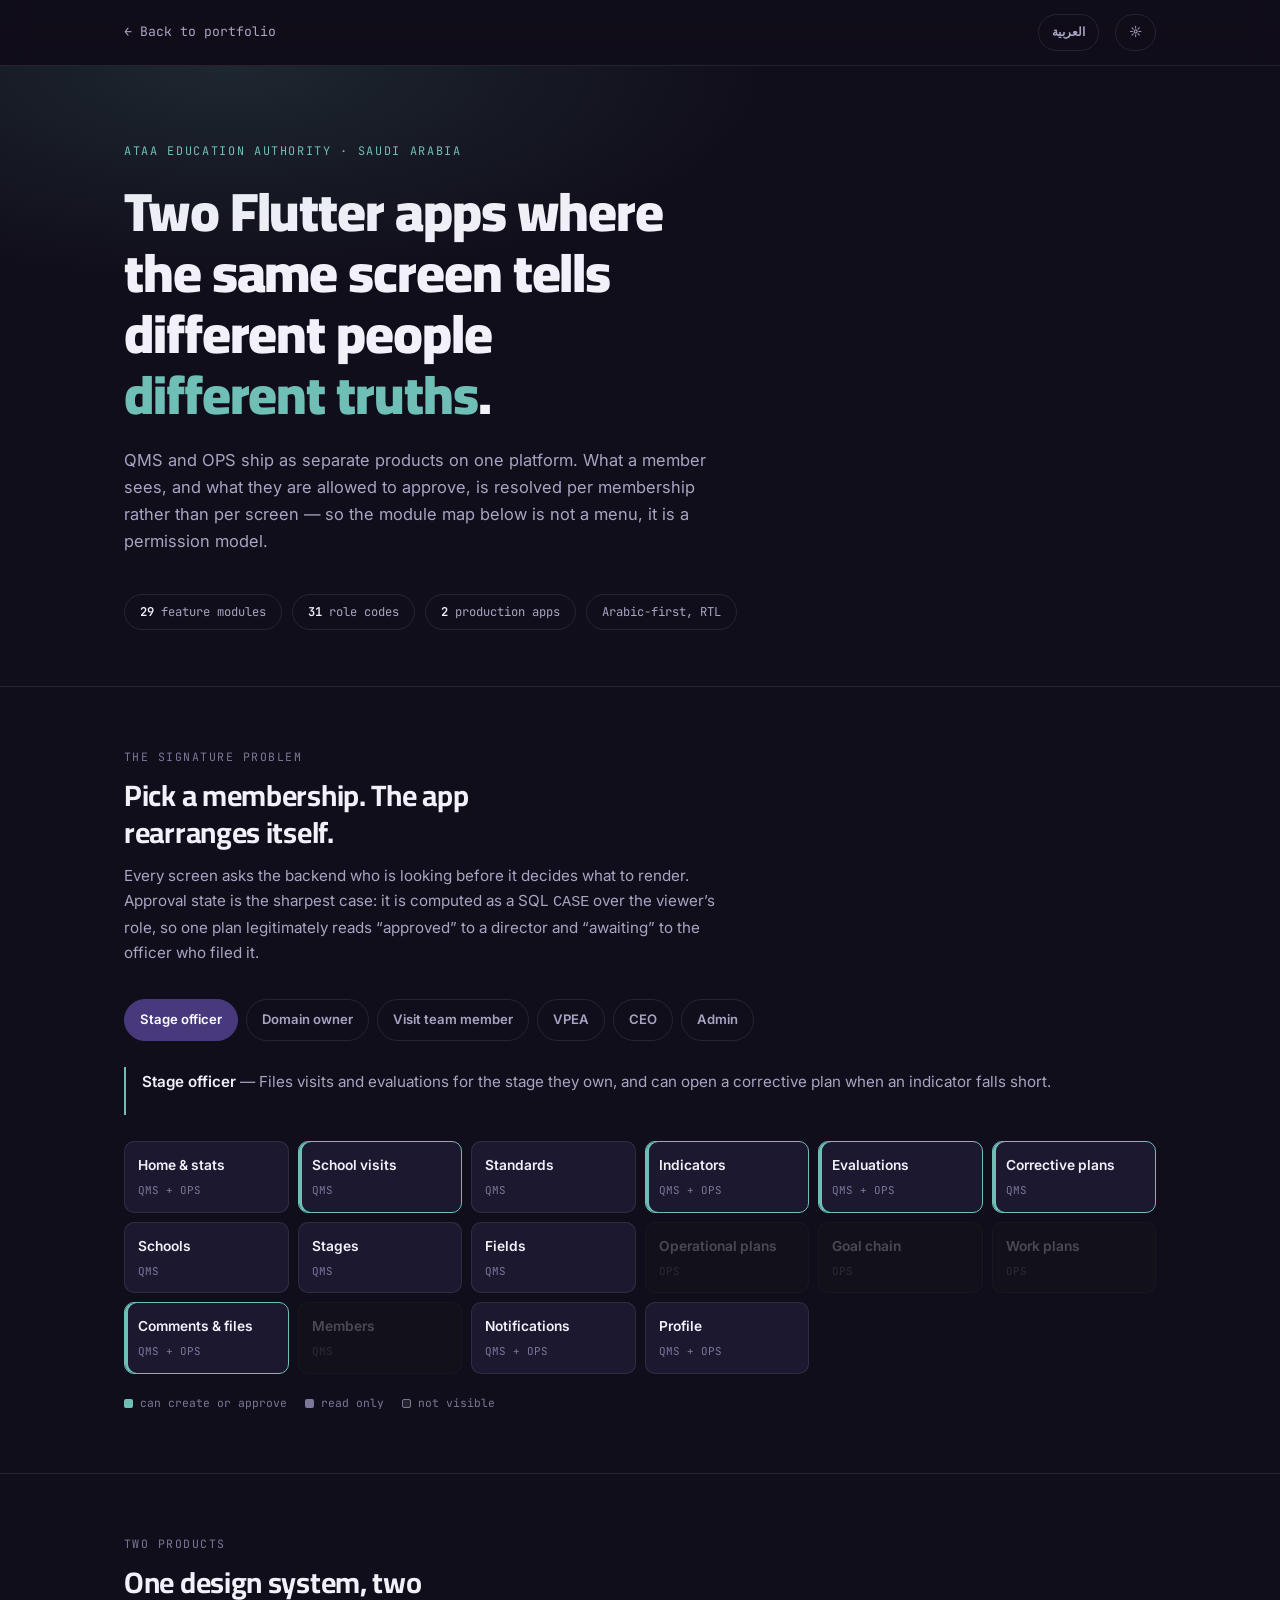
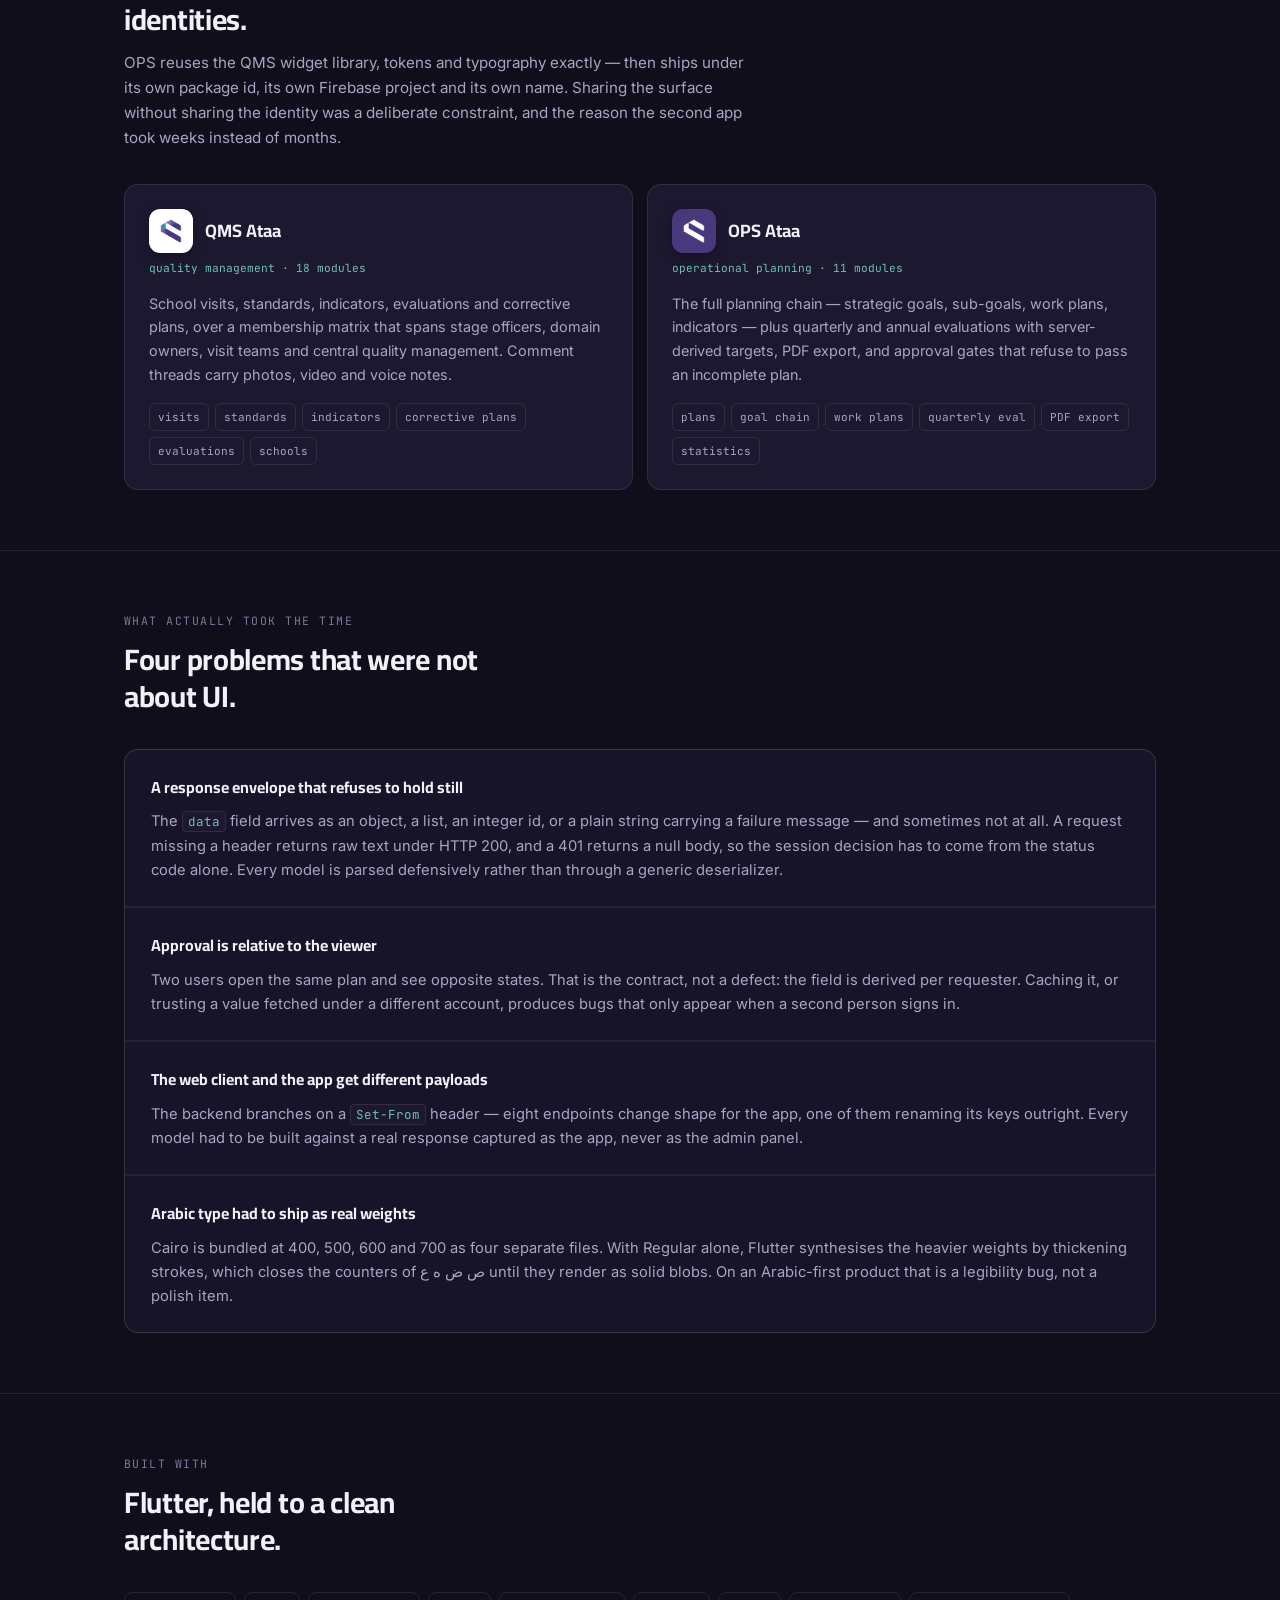
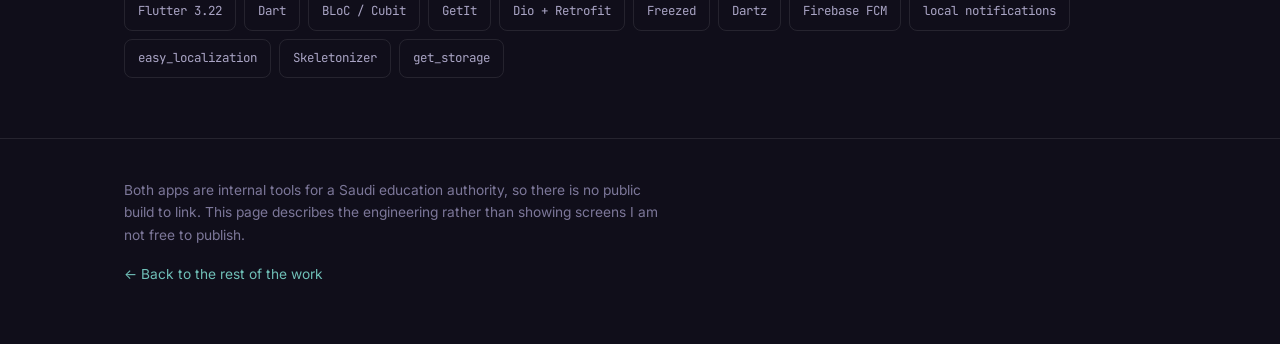
<file: projects/ataa-mobile.html>
<!DOCTYPE html>
<html lang="en" dir="ltr" data-theme="dark">
<head>
<meta charset="UTF-8">
<meta name="viewport" content="width=device-width, initial-scale=1.0">
<title>Ataa Mobile — QMS &amp; OPS | Mohamed Elsayed</title>
<meta name="description" content="Case study: two Flutter apps built for a Saudi education authority — QMS (quality management) and OPS (operational planning). Role-scoped access across 31 membership codes, Arabic-first RTL, and a defensive contract against a legacy PHP backend.">
<meta name="robots" content="index, follow">
<link rel="canonical" href="https://eng-mohamed-elsayedahmed.github.io/portfolio/projects/ataa-mobile.html">
<link rel="icon" type="image/png" sizes="32x32" href="../assets/img/favicon-32x32.png">
<link rel="preconnect" href="https://fonts.googleapis.com">
<link rel="preconnect" href="https://fonts.gstatic.com" crossorigin>
<link href="https://fonts.googleapis.com/css2?family=Cairo:wght@400;600;700;900&family=Inter:wght@400;500;600&family=JetBrains+Mono:wght@400;500&display=swap" rel="stylesheet">
<style>
/* Palette lifted from the apps' own color_manager.dart, not invented for this page. */
:root{
  --violet:#48397C; --teal:#199EA7; --mint:#6FBFB7;
  --font-display:'Cairo',sans-serif; --font-body:'Inter',sans-serif; --font-mono:'JetBrains Mono',monospace;
  --maxw:1080px; --r:14px;
  --bg:#100E1A; --bg-2:#171429; --panel:#1C1830; --line:rgba(255,255,255,.09);
  --ink:#F2F0F8; --ink-2:#A9A4C4; --ink-3:#7C7799;
  --glow:rgba(111,191,183,.14);
}
:root[data-theme="light"]{
  --bg:#F1F4F8; --bg-2:#FFFFFF; --panel:#FFFFFF; --line:rgba(72,57,124,.14);
  --ink:#1B1733; --ink-2:#514C6B; --ink-3:#7A7594; --glow:rgba(72,57,124,.07);
}
*,*::before,*::after{box-sizing:border-box;margin:0;padding:0}
html{scroll-behavior:smooth;scroll-padding-top:84px}
body{background:var(--bg);color:var(--ink);font-family:var(--font-body);line-height:1.65;-webkit-font-smoothing:antialiased;overflow-x:hidden}
[dir="rtl"] body{font-family:var(--font-display)}
a{color:inherit;text-decoration:none}
:focus-visible{outline:2px solid var(--mint);outline-offset:3px;border-radius:4px}
.wrap{max-width:var(--maxw);margin:0 auto;padding:0 24px}

/* ---- top bar ---- */
.bar{position:sticky;top:0;z-index:50;background:color-mix(in srgb,var(--bg) 88%,transparent);backdrop-filter:blur(14px);border-bottom:1px solid var(--line)}
.bar-in{max-width:var(--maxw);margin:0 auto;padding:14px 24px;display:flex;align-items:center;gap:16px}
.back{font-family:var(--font-mono);font-size:.82rem;color:var(--ink-2);display:inline-flex;align-items:center;gap:8px}
.back:hover{color:var(--mint)}
.bar-sp{flex:1}
.tbtn{border:1px solid var(--line);background:transparent;color:var(--ink-2);font:inherit;font-size:.78rem;font-weight:600;padding:7px 13px;border-radius:999px;cursor:pointer}
.tbtn:hover{color:var(--ink);border-color:var(--mint)}

/* ---- hero ---- */
.hero{padding:76px 0 56px;position:relative}
.hero::before{content:"";position:absolute;inset:0;background:radial-gradient(ellipse 60% 50% at 18% 0%,var(--glow),transparent 70%);pointer-events:none}
.eyebrow{font-family:var(--font-mono);font-size:.74rem;letter-spacing:.14em;text-transform:uppercase;color:var(--mint);margin-bottom:20px}
h1{font-family:var(--font-display);font-weight:900;font-size:clamp(2rem,4.6vw,3.4rem);line-height:1.12;letter-spacing:-.02em;max-width:19ch}
h1 em{font-style:normal;color:var(--mint)}
.lede{margin-top:22px;max-width:60ch;color:var(--ink-2);font-size:1.03rem}
.facts{margin-top:38px;display:flex;flex-wrap:wrap;gap:10px}
.fact{border:1px solid var(--line);border-radius:999px;padding:7px 15px;font-family:var(--font-mono);font-size:.76rem;color:var(--ink-2)}
.fact b{color:var(--ink);font-weight:600}

/* ---- sections ---- */
section{padding:60px 0;border-top:1px solid var(--line)}
.shead{margin-bottom:34px}
.skicker{font-family:var(--font-mono);font-size:.72rem;letter-spacing:.13em;text-transform:uppercase;color:var(--ink-3);margin-bottom:11px}
h2{font-family:var(--font-display);font-weight:700;font-size:clamp(1.35rem,2.6vw,1.85rem);line-height:1.25;letter-spacing:-.01em;max-width:26ch}
.snote{margin-top:12px;max-width:62ch;color:var(--ink-2);font-size:.95rem}

/* ---- role explorer (the signature) ---- */
.roles{display:flex;flex-wrap:wrap;gap:8px;margin-bottom:26px}
.role{border:1px solid var(--line);background:transparent;color:var(--ink-2);font:inherit;font-size:.82rem;font-weight:600;padding:9px 15px;border-radius:999px;cursor:pointer;transition:.18s}
.role:hover{border-color:var(--mint);color:var(--ink)}
.role[aria-pressed="true"]{background:var(--violet);border-color:var(--violet);color:#fff}
:root[data-theme="light"] .role[aria-pressed="true"]{background:var(--violet);color:#fff}
.role-say{border-inline-start:2px solid var(--mint);padding:2px 0 2px 16px;margin-bottom:26px;color:var(--ink-2);font-size:.95rem;min-height:3.2em}
[dir="rtl"] .role-say{padding:2px 16px 2px 0}
.role-say b{color:var(--ink);font-weight:600}
.mods{display:grid;grid-template-columns:repeat(auto-fill,minmax(158px,1fr));gap:9px}
.mod{border:1px solid var(--line);border-radius:10px;padding:12px 13px;background:var(--panel);transition:.2s}
.mod-n{font-size:.86rem;font-weight:600;color:var(--ink);display:block}
.mod-t{font-family:var(--font-mono);font-size:.68rem;color:var(--ink-3);margin-top:5px;display:block}
.mod[data-on="no"]{opacity:.26;filter:saturate(0)}
.mod[data-on="write"]{border-color:var(--mint);box-shadow:inset 3px 0 0 var(--mint)}
[dir="rtl"] .mod[data-on="write"]{box-shadow:inset -3px 0 0 var(--mint)}
.legend{display:flex;flex-wrap:wrap;gap:18px;margin-top:20px;font-family:var(--font-mono);font-size:.71rem;color:var(--ink-3)}
.legend i{width:9px;height:9px;border-radius:2px;display:inline-block;margin-inline-end:7px;vertical-align:middle}

/* ---- app switch ---- */
.apps{display:grid;grid-template-columns:1fr 1fr;gap:14px}
.app{border:1px solid var(--line);border-radius:var(--r);padding:24px;background:var(--panel)}
.app h3{font-family:var(--font-display);font-size:1.12rem;font-weight:700;margin-bottom:4px}
.app-id{display:flex;align-items:center;gap:12px;margin-bottom:6px}.app-id h3{margin:0}.app-id img{border-radius:11px;box-shadow:0 4px 14px rgba(0,0,0,.25)}
.app .who{font-family:var(--font-mono);font-size:.7rem;color:var(--mint);margin-bottom:14px}
.app p{color:var(--ink-2);font-size:.9rem}
.chips{display:flex;flex-wrap:wrap;gap:6px;margin-top:16px}
.chip{font-family:var(--font-mono);font-size:.69rem;color:var(--ink-2);border:1px solid var(--line);border-radius:6px;padding:4px 8px}

/* ---- engineering notes ---- */
.notes{display:grid;gap:2px;background:var(--line);border:1px solid var(--line);border-radius:var(--r);overflow:hidden}
.note{background:var(--bg-2);padding:24px 26px}
.note h4{font-family:var(--font-display);font-size:1rem;font-weight:700;margin-bottom:9px}
.note p{color:var(--ink-2);font-size:.92rem}
.note code{font-family:var(--font-mono);font-size:.85em;background:var(--panel);border:1px solid var(--line);border-radius:4px;padding:1px 5px;color:var(--mint)}

/* ---- stack ---- */
.stack{display:flex;flex-wrap:wrap;gap:8px}
.st{font-family:var(--font-mono);font-size:.78rem;border:1px solid var(--line);border-radius:8px;padding:8px 13px;color:var(--ink-2)}

footer{border-top:1px solid var(--line);padding:40px 0 60px;color:var(--ink-3);font-size:.86rem}
footer a{color:var(--mint)}
.disc{max-width:60ch}

@media(max-width:720px){
  .apps{grid-template-columns:1fr}
  .hero{padding:52px 0 40px}
  h1{max-width:none}
}
@media(prefers-reduced-motion:reduce){*{transition:none!important;animation:none!important;scroll-behavior:auto!important}}
</style>
</head>
<body>

<div class="bar"><div class="bar-in">
  <a class="back" href="../index.html#projects"><span aria-hidden="true">&#8592;</span> <span data-t="nav.back">Back to portfolio</span></a>
  <span class="bar-sp"></span>
  <button class="tbtn" id="lang" type="button">العربية</button>
  <button class="tbtn" id="theme" type="button" aria-label="Toggle theme">&#9788;</button>
</div></div>

<header class="hero"><div class="wrap">
  <div class="eyebrow" data-t="hero.eyebrow">Ataa Education Authority &middot; Saudi Arabia</div>
  <h1 data-t="hero.h1">Two Flutter apps where the same screen tells different people <em>different truths</em>.</h1>
  <p class="lede" data-t="hero.lede">QMS and OPS ship as separate products on one platform. What a member sees, and what they are allowed to approve, is resolved per membership rather than per screen — so the module map below is not a menu, it is a permission model.</p>
  <div class="facts">
    <span class="fact"><b>29</b> <span data-t="f.modules">feature modules</span></span>
    <span class="fact"><b>31</b> <span data-t="f.roles">role codes</span></span>
    <span class="fact"><b>2</b> <span data-t="f.apps">production apps</span></span>
    <span class="fact" data-t="f.rtl">Arabic-first, RTL</span>
  </div>
</div></header>

<section id="roles"><div class="wrap">
  <div class="shead">
    <div class="skicker" data-t="k.roles">The signature problem</div>
    <h2 data-t="h.roles">Pick a membership. The app rearranges itself.</h2>
    <p class="snote" data-t="n.roles">Every screen asks the backend who is looking before it decides what to render. Approval state is the sharpest case: it is computed as a SQL <code>CASE</code> over the viewer’s role, so one plan legitimately reads “approved” to a director and “awaiting” to the officer who filed it.</p>
  </div>
  <div class="roles" id="roleBtns"></div>
  <p class="role-say" id="roleSay"></p>
  <div class="mods" id="modGrid"></div>
  <div class="legend">
    <span><i style="background:var(--mint)"></i><span data-t="lg.write">can create or approve</span></span>
    <span><i style="background:var(--ink-3)"></i><span data-t="lg.read">read only</span></span>
    <span><i style="background:var(--line);border:1px solid var(--ink-3)"></i><span data-t="lg.none">not visible</span></span>
  </div>
</div></section>

<section id="apps"><div class="wrap">
  <div class="shead">
    <div class="skicker" data-t="k.apps">Two products</div>
    <h2 data-t="h.apps">One design system, two identities.</h2>
    <p class="snote" data-t="n.apps">OPS reuses the QMS widget library, tokens and typography exactly — then ships under its own package id, its own Firebase project and its own name. Sharing the surface without sharing the identity was a deliberate constraint, and the reason the second app took weeks instead of months.</p>
  </div>
  <div class="apps">
    <article class="app">
      <div class="app-id"><img src="../assets/img/projects/ataa-qms-icon.png" alt="QMS Ataa app icon" width="44" height="44"><h3>QMS Ataa</h3></div>
      <div class="who" data-t="app.qms.who">quality management &middot; 18 modules</div>
      <p data-t="app.qms.p">School visits, standards, indicators, evaluations and corrective plans, over a membership matrix that spans stage officers, domain owners, visit teams and central quality management. Comment threads carry photos, video and voice notes.</p>
      <div class="chips"><span class="chip">visits</span><span class="chip">standards</span><span class="chip">indicators</span><span class="chip">corrective plans</span><span class="chip">evaluations</span><span class="chip">schools</span></div>
    </article>
    <article class="app">
      <div class="app-id"><img src="../assets/img/projects/ataa-ops-icon.png" alt="OPS Ataa app icon" width="44" height="44"><h3>OPS Ataa</h3></div>
      <div class="who" data-t="app.ops.who">operational planning &middot; 11 modules</div>
      <p data-t="app.ops.p">The full planning chain — strategic goals, sub-goals, work plans, indicators — plus quarterly and annual evaluations with server-derived targets, PDF export, and approval gates that refuse to pass an incomplete plan.</p>
      <div class="chips"><span class="chip">plans</span><span class="chip">goal chain</span><span class="chip">work plans</span><span class="chip">quarterly eval</span><span class="chip">PDF export</span><span class="chip">statistics</span></div>
    </article>
  </div>
</div></section>

<section id="notes"><div class="wrap">
  <div class="shead">
    <div class="skicker" data-t="k.notes">What actually took the time</div>
    <h2 data-t="h.notes">Four problems that were not about UI.</h2>
  </div>
  <div class="notes">
    <article class="note">
      <h4 data-t="nt1.h">A response envelope that refuses to hold still</h4>
      <p data-t="nt1.p">The <code>data</code> field arrives as an object, a list, an integer id, or a plain string carrying a failure message — and sometimes not at all. A request missing a header returns raw text under HTTP 200, and a 401 returns a null body, so the session decision has to come from the status code alone. Every model is parsed defensively rather than through a generic deserializer.</p>
    </article>
    <article class="note">
      <h4 data-t="nt2.h">Approval is relative to the viewer</h4>
      <p data-t="nt2.p">Two users open the same plan and see opposite states. That is the contract, not a defect: the field is derived per requester. Caching it, or trusting a value fetched under a different account, produces bugs that only appear when a second person signs in.</p>
    </article>
    <article class="note">
      <h4 data-t="nt3.h">The web client and the app get different payloads</h4>
      <p data-t="nt3.p">The backend branches on a <code>Set-From</code> header — eight endpoints change shape for the app, one of them renaming its keys outright. Every model had to be built against a real response captured as the app, never as the admin panel.</p>
    </article>
    <article class="note">
      <h4 data-t="nt4.h">Arabic type had to ship as real weights</h4>
      <p data-t="nt4.p">Cairo is bundled at 400, 500, 600 and 700 as four separate files. With Regular alone, Flutter synthesises the heavier weights by thickening strokes, which closes the counters of ص ض ه ع until they render as solid blobs. On an Arabic-first product that is a legibility bug, not a polish item.</p>
    </article>
  </div>
</div></section>

<section id="stack"><div class="wrap">
  <div class="shead">
    <div class="skicker" data-t="k.stack">Built with</div>
    <h2 data-t="h.stack">Flutter, held to a clean architecture.</h2>
  </div>
  <div class="stack">
    <span class="st">Flutter 3.22</span><span class="st">Dart</span><span class="st">BLoC / Cubit</span><span class="st">GetIt</span>
    <span class="st">Dio + Retrofit</span><span class="st">Freezed</span><span class="st">Dartz</span><span class="st">Firebase FCM</span>
    <span class="st">local notifications</span><span class="st">easy_localization</span><span class="st">Skeletonizer</span><span class="st">get_storage</span>
  </div>
</div></section>

<footer><div class="wrap">
  <p class="disc" data-t="foot.disc">Both apps are internal tools for a Saudi education authority, so there is no public build to link. This page describes the engineering rather than showing screens I am not free to publish.</p>
  <p style="margin-top:16px"><a href="../index.html#projects" data-t="foot.back">&#8592; Back to the rest of the work</a></p>
</div></footer>

<script>
const MODULES = [
  {id:'home',      en:'Home &amp; stats',    ar:'الرئيسية والإحصائيات', app:'both'},
  {id:'visits',    en:'School visits',    ar:'الزيارات المدرسية',   app:'qms'},
  {id:'standards', en:'Standards',        ar:'المعايير',            app:'qms'},
  {id:'indicators',en:'Indicators',       ar:'المؤشرات',            app:'both'},
  {id:'evaluation',en:'Evaluations',      ar:'التقييمات',           app:'both'},
  {id:'corrective',en:'Corrective plans', ar:'الخطط التصحيحية',     app:'qms'},
  {id:'schools',   en:'Schools',          ar:'المدارس',             app:'qms'},
  {id:'stages',    en:'Stages',           ar:'المراحل',             app:'qms'},
  {id:'fields',    en:'Fields',           ar:'المجالات',            app:'qms'},
  {id:'plans',     en:'Operational plans',ar:'الخطط التشغيلية',     app:'ops'},
  {id:'chain',     en:'Goal chain',       ar:'سلسلة الأهداف',       app:'ops'},
  {id:'workplans', en:'Work plans',       ar:'خطط العمل',           app:'ops'},
  {id:'comments',  en:'Comments &amp; files', ar:'التعليقات والمرفقات', app:'both'},
  {id:'members',   en:'Members',          ar:'الأعضاء',             app:'qms'},
  {id:'notify',    en:'Notifications',    ar:'الإشعارات',           app:'both'},
  {id:'profile',   en:'Profile',          ar:'الملف الشخصي',        app:'both'}
];
const ALL = MODULES.map(m=>m.id);
const ROLES = [
  {id:'stage_officer', en:'Stage officer', ar:'مسؤول مرحلة',
   write:['visits','evaluation','corrective','comments','indicators'],
   read:['home','standards','schools','stages','fields','notify','profile'],
   sayEn:'Files visits and evaluations for the stage they own, and can open a corrective plan when an indicator falls short.',
   sayAr:'يسجّل الزيارات والتقييمات للمرحلة المسؤول عنها، ويقدر يفتح خطة تصحيحية لما مؤشر ينزل عن المستوى.'},
  {id:'domain', en:'Domain owner', ar:'مالك مجال',
   write:['indicators','evaluation','comments'],
   read:['home','visits','standards','fields','notify','profile'],
   sayEn:'Scoped to a single field of practice. Sees every indicator inside it and nothing outside it.',
   sayAr:'صلاحيته محصورة في مجال واحد. بيشوف كل مؤشراته ومش بيشوف حاجة برّاه.'},
  {id:'visit_team_member', en:'Visit team member', ar:'عضو فريق زيارة',
   write:['visits','comments'],
   read:['home','standards','indicators','schools','notify','profile'],
   sayEn:'Exists only inside a visit. Records findings against standards, then loses write access when the visit closes.',
   sayAr:'وجوده مرتبط بالزيارة نفسها. بيسجّل الملاحظات على المعايير، وبيفقد صلاحية الكتابة أول ما الزيارة تتقفل.'},
  {id:'vpea', en:'VPEA', ar:'نائب التعليم',
   write:['plans'],
   read:['home','chain','workplans','indicators','evaluation','comments','notify','profile'],
   sayEn:'Approves across an education sector but authors almost nothing. The approve button appears here and on very few other accounts.',
   sayAr:'بيعتمد على مستوى قطاع تعليمي كامل لكن بيكتب حاجة قليلة جداً. زرار الاعتماد بيظهر هنا وفي حسابات قليلة غيره.'},
  {id:'ceo', en:'CEO', ar:'الرئيس التنفيذي',
   write:['plans'],
   read:['home','chain','workplans','indicators','evaluation','comments','notify','profile'],
   sayEn:'Reads everything the organisation produces. Deliberately excluded from the create-plan whitelist — oversight and authorship are kept apart.',
   sayAr:'بيقرأ كل اللي المنظمة بتنتجه. ومستبعد عن قصد من قائمة إنشاء الخطط — الرقابة والتنفيذ مفصولين.'},
  {id:'admin', en:'Admin', ar:'أدمن',
   write:['members'],
   read:['home','schools','stages','fields','standards','notify','profile'],
   sayEn:'Runs the directory from the web console. The app rejects this login on purpose — administration was never part of the mobile scope.',
   sayAr:'بيدير النظام من لوحة الويب. التطبيق بيرفض دخوله عن قصد — الإدارة مكانتش أصلاً ضمن نطاق الموبايل.'}
];

const T = {
  'nav.back':['Back to portfolio','رجوع للبورتفوليو'],
  'hero.eyebrow':['Ataa Education Authority &middot; Saudi Arabia','جهة عطاء التعليمية &middot; السعودية'],
  'hero.h1':['Two Flutter apps where the same screen tells different people <em>different truths</em>.','تطبيقان بـFlutter، نفس الشاشة بتقول لكل واحد <em>حقيقة مختلفة</em>.'],
  'hero.lede':['QMS and OPS ship as separate products on one platform. What a member sees, and what they are allowed to approve, is resolved per membership rather than per screen — so the module map below is not a menu, it is a permission model.','QMS و OPS منتجان منفصلان على منصة واحدة. اللي العضو بيشوفه، واللي مسموح له يعتمده، بيتحدّد حسب عضويته مش حسب الشاشة — فخريطة الموديولات تحت مش قائمة، دي نموذج صلاحيات.'],
  'f.modules':['feature modules','موديول وظيفي'],
  'f.roles':['role codes','كود صلاحية'],
  'f.apps':['production apps','تطبيق في الإنتاج'],
  'f.rtl':['Arabic-first, RTL','عربي أولاً، RTL'],
  'k.roles':['The signature problem','المشكلة الأساسية'],
  'h.roles':['Pick a membership. The app rearranges itself.','اختر عضوية، والتطبيق يعيد ترتيب نفسه.'],
  'n.roles':['Every screen asks the backend who is looking before it decides what to render. Approval state is the sharpest case: it is computed as a SQL <code>CASE</code> over the viewer’s role, so one plan legitimately reads &ldquo;approved&rdquo; to a director and &ldquo;awaiting&rdquo; to the officer who filed it.','كل شاشة بتسأل الباك إند مين اللي بيبص قبل ما تقرر تعرض إيه. وحالة الاعتماد أوضح مثال: بتتحسب بـ<code>CASE</code> في الـSQL حسب دور المستخدم، فنفس الخطة بتظهر «معتمدة» لمدير و«بانتظار» للموظف اللي قدّمها — وده سلوك سليم.'],
  'lg.write':['can create or approve','بيقدر ينشئ أو يعتمد'],
  'lg.read':['read only','عرض فقط'],
  'lg.none':['not visible','غير ظاهر'],
  'k.apps':['Two products','منتجان'],
  'h.apps':['One design system, two identities.','نظام تصميم واحد، هويتان.'],
  'n.apps':['OPS reuses the QMS widget library, tokens and typography exactly — then ships under its own package id, its own Firebase project and its own name. Sharing the surface without sharing the identity was a deliberate constraint, and the reason the second app took weeks instead of months.','OPS بيعيد استخدام مكتبة الويدجتس والألوان والخطوط بتاعة QMS بالحرف — وبعدين بيتسلّم بـpackage id خاص ومشروع Firebase خاص واسم خاص. مشاركة الشكل من غير مشاركة الهوية كانت قيد مقصود، وهي السبب إن التطبيق التاني أخد أسابيع بدل شهور.'],
  'app.qms.who':['quality management &middot; 18 modules','إدارة الجودة &middot; 18 موديول'],
  'app.qms.p':['School visits, standards, indicators, evaluations and corrective plans, over a membership matrix that spans stage officers, domain owners, visit teams and central quality management. Comment threads carry photos, video and voice notes.','الزيارات المدرسية والمعايير والمؤشرات والتقييمات والخطط التصحيحية، فوق مصفوفة عضويات بتغطي مسؤولي المراحل ومُلّاك المجالات وفرق الزيارة وإدارة الجودة المركزية. والتعليقات بتحمل صور وفيديو وتسجيلات صوتية.'],
  'app.ops.who':['operational planning &middot; 11 modules','التخطيط التشغيلي &middot; 11 موديول'],
  'app.ops.p':['The full planning chain — strategic goals, sub-goals, work plans, indicators — plus quarterly and annual evaluations with server-derived targets, PDF export, and approval gates that refuse to pass an incomplete plan.','سلسلة التخطيط كاملة — الأهداف الاستراتيجية والفرعية وخطط العمل والمؤشرات — بالإضافة للتقييمات الربعية والسنوية بمستهدفات السيرفر بيشتقها بنفسه، وتصدير PDF، وبوابات اعتماد بترفض تمرير خطة ناقصة.'],
  'k.notes':['What actually took the time','اللي أخد الوقت فعلاً'],
  'h.notes':['Four problems that were not about UI.','أربع مشاكل مالهاش علاقة بالواجهة.'],
  'nt1.h':['A response envelope that refuses to hold still','ردّ من السيرفر مش ثابت على شكل'],
  'nt1.p':['The <code>data</code> field arrives as an object, a list, an integer id, or a plain string carrying a failure message — and sometimes not at all. A request missing a header returns raw text under HTTP 200, and a 401 returns a null body, so the session decision has to come from the status code alone. Every model is parsed defensively rather than through a generic deserializer.','حقل <code>data</code> بيرجع Map أو List أو رقم id أو نص فيه رسالة فشل — وأحياناً مش موجود أصلاً. وطلب ناقصه هيدر بيرجع نص خام بـHTTP 200، والـ401 بيرجع body فاضي، فقرار انتهاء الجلسة لازم يتاخد من الـstatus code لوحده. فكل موديل بيتقري بطريقة دفاعية مش بـdeserializer عام.'],
  'nt2.h':['Approval is relative to the viewer','الاعتماد نسبي حسب من يشاهد'],
  'nt2.p':['Two users open the same plan and see opposite states. That is the contract, not a defect: the field is derived per requester. Caching it, or trusting a value fetched under a different account, produces bugs that only appear when a second person signs in.','مستخدمان يفتحان نفس الخطة ويشوفان حالتين متعاكستين. ده العقد مش عيب: الحقل بيتحسب لكل طالب على حدة. وتخزينه مؤقتاً أو الثقة في قيمة اتجابت بحساب تاني بتنتج أخطاء متظهرش غير لما حد تاني يسجّل دخول.'],
  'nt3.h':['The web client and the app get different payloads','الويب والتطبيق بياخدوا ردود مختلفة'],
  'nt3.p':['The backend branches on a <code>Set-From</code> header — eight endpoints change shape for the app, one of them renaming its keys outright. Every model had to be built against a real response captured as the app, never as the admin panel.','الباك إند بيتفرّع حسب هيدر <code>Set-From</code> — تمن endpoints بيغيروا شكلهم للتطبيق، وواحد منهم بيغيّر أسماء المفاتيح نفسها. فكل موديل اتبنى على رد حقيقي متسجّل كتطبيق، مش كلوحة إدارة.'],
  'nt4.h':['Arabic type had to ship as real weights','الخط العربي لازم يتسلّم بأوزان حقيقية'],
  'nt4.p':['Cairo is bundled at 400, 500, 600 and 700 as four separate files. With Regular alone, Flutter synthesises the heavier weights by thickening strokes, which closes the counters of ص ض ه ع until they render as solid blobs. On an Arabic-first product that is a legibility bug, not a polish item.','خط Cairo متسلّم بأربع ملفات منفصلة: 400 و500 و600 و700. لأن Flutter بالـRegular لوحده بيزوّر الأوزان التقيلة بتغليظ الحروف، وده بيقفل عيون ص ض ه ع لحد ما تبقى كتلة صمّاء. وفي منتج عربي أولاً دي مشكلة وضوح، مش رفاهية.'],
  'k.stack':['Built with','مبني بـ'],
  'h.stack':['Flutter, held to a clean architecture.','Flutter بمعمارية نظيفة.'],
  'foot.disc':['Both apps are internal tools for a Saudi education authority, so there is no public build to link. This page describes the engineering rather than showing screens I am not free to publish.','التطبيقان أدوات داخلية لجهة تعليمية سعودية، فمفيش نسخة عامة أقدر أربطها. الصفحة دي بتشرح الهندسة بدل ما تعرض شاشات مش من حقي أنشرها.'],
  'foot.back':['&#8592; Back to the rest of the work','&#8592; رجوع لباقي الشغل']
};

let lang = 'en', active = ROLES[0].id;

function render(){
  const i = lang === 'ar' ? 1 : 0;
  document.querySelectorAll('[data-t]').forEach(el=>{
    const v = T[el.getAttribute('data-t')];
    if (v) el.innerHTML = v[i];
  });
  const r = ROLES.find(x=>x.id===active);
  document.getElementById('roleBtns').innerHTML = ROLES.map(x=>
    `<button class="role" type="button" aria-pressed="${x.id===active}" data-r="${x.id}">${i?x.ar:x.en}</button>`).join('');
  document.getElementById('roleSay').innerHTML =
    `<b>${i?r.ar:r.en}</b> &mdash; ${i?r.sayAr:r.sayEn}`;
  document.getElementById('modGrid').innerHTML = MODULES.map(m=>{
    const st = r.write.includes(m.id) ? 'write' : (r.read.includes(m.id) ? 'read' : 'no');
    return `<div class="mod" data-on="${st}"><span class="mod-n">${i?m.ar:m.en}</span><span class="mod-t">${m.app==='both'?'QMS + OPS':m.app.toUpperCase()}</span></div>`;
  }).join('');
  document.getElementById('lang').textContent = i ? 'English' : 'العربية';
  document.documentElement.lang = lang;
  document.documentElement.dir = i ? 'rtl' : 'ltr';
}

document.getElementById('roleBtns').addEventListener('click', e=>{
  const b = e.target.closest('[data-r]');
  if (!b) return;
  active = b.dataset.r;
  render();
});
document.getElementById('lang').addEventListener('click', ()=>{
  lang = lang === 'en' ? 'ar' : 'en';
  try { localStorage.setItem('portfolio-lang', lang); } catch(e){}
  render();
});
const theme = document.getElementById('theme');
function setTheme(t){
  document.documentElement.setAttribute('data-theme', t);
  theme.innerHTML = t === 'dark' ? '&#9788;' : '&#9790;';
  try { localStorage.setItem('portfolio-theme', t); } catch(e){}
}
theme.addEventListener('click', ()=> setTheme(
  document.documentElement.getAttribute('data-theme') === 'dark' ? 'light' : 'dark'));

try {
  const st = localStorage.getItem('portfolio-theme'); if (st) setTheme(st);
  const sl = localStorage.getItem('portfolio-lang'); if (sl === 'ar') lang = 'ar';
} catch(e){}
render();
</script>
</body>
</html>
</file>
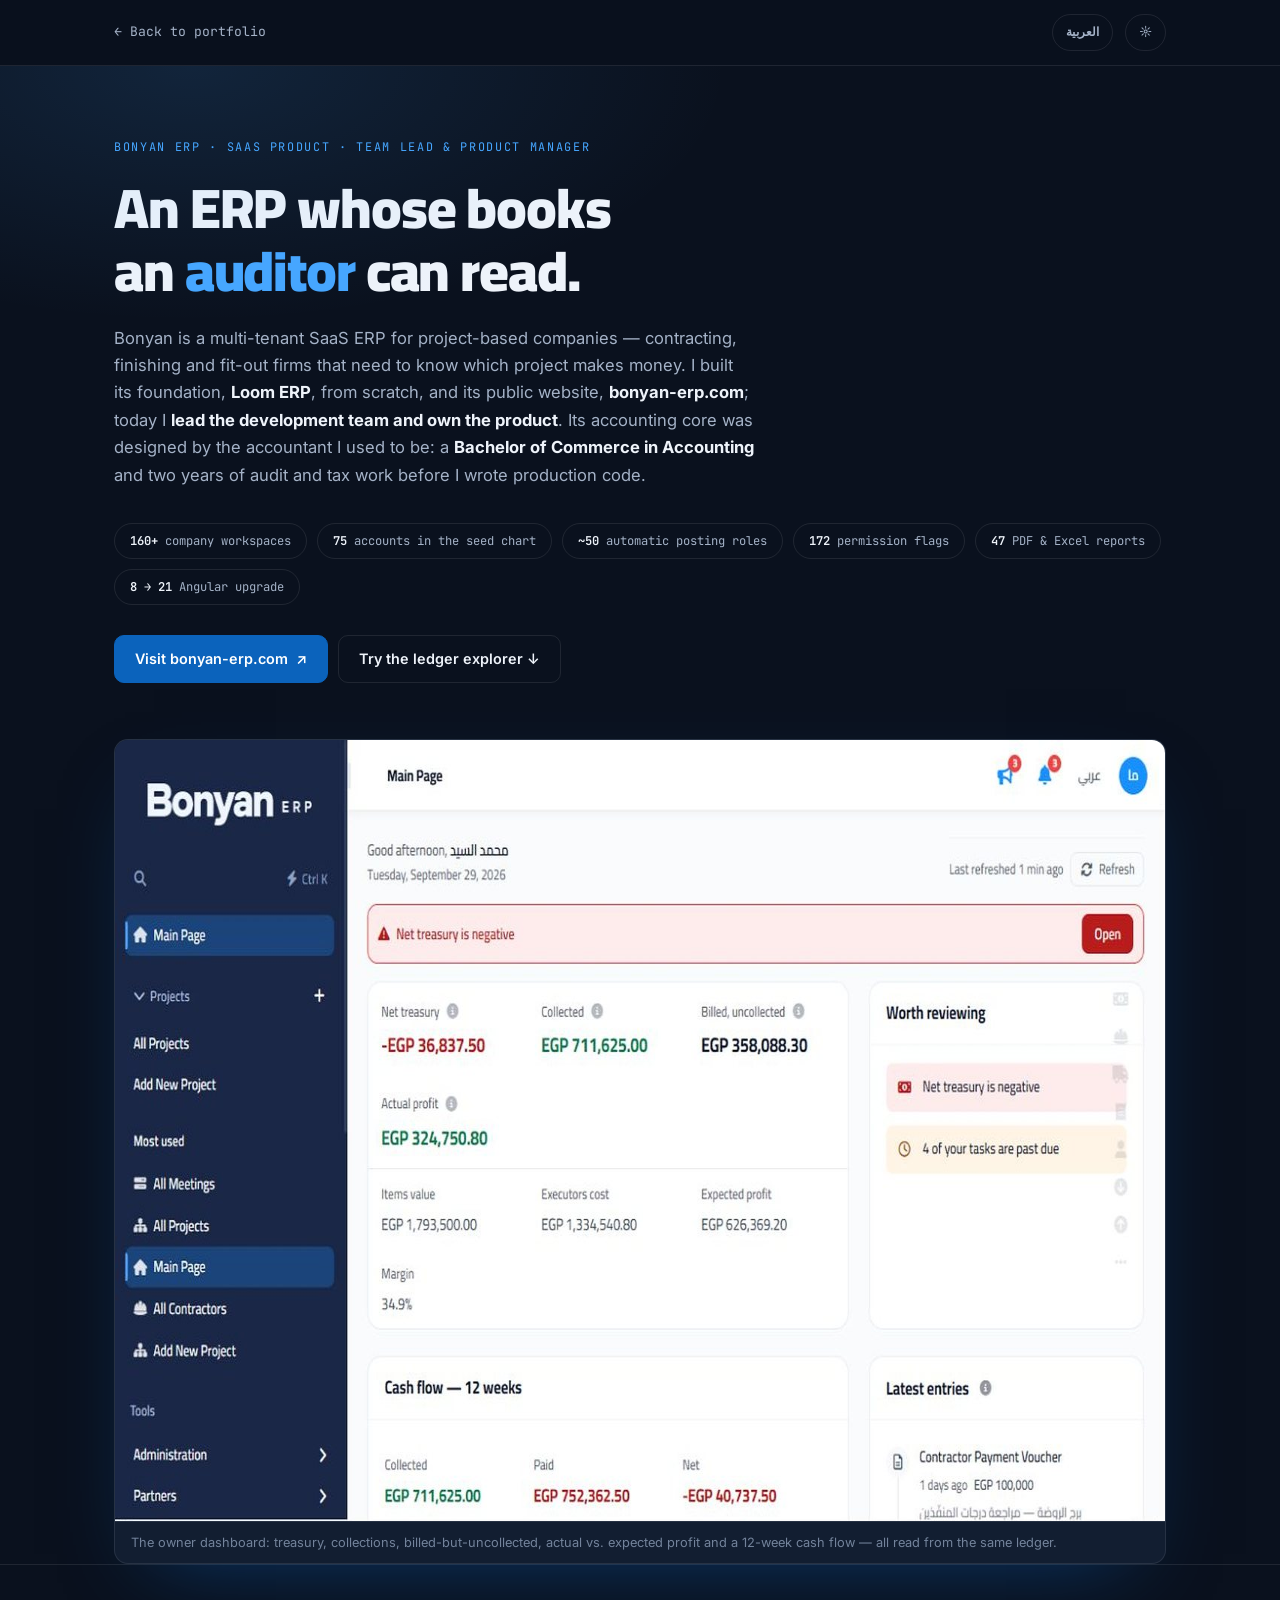
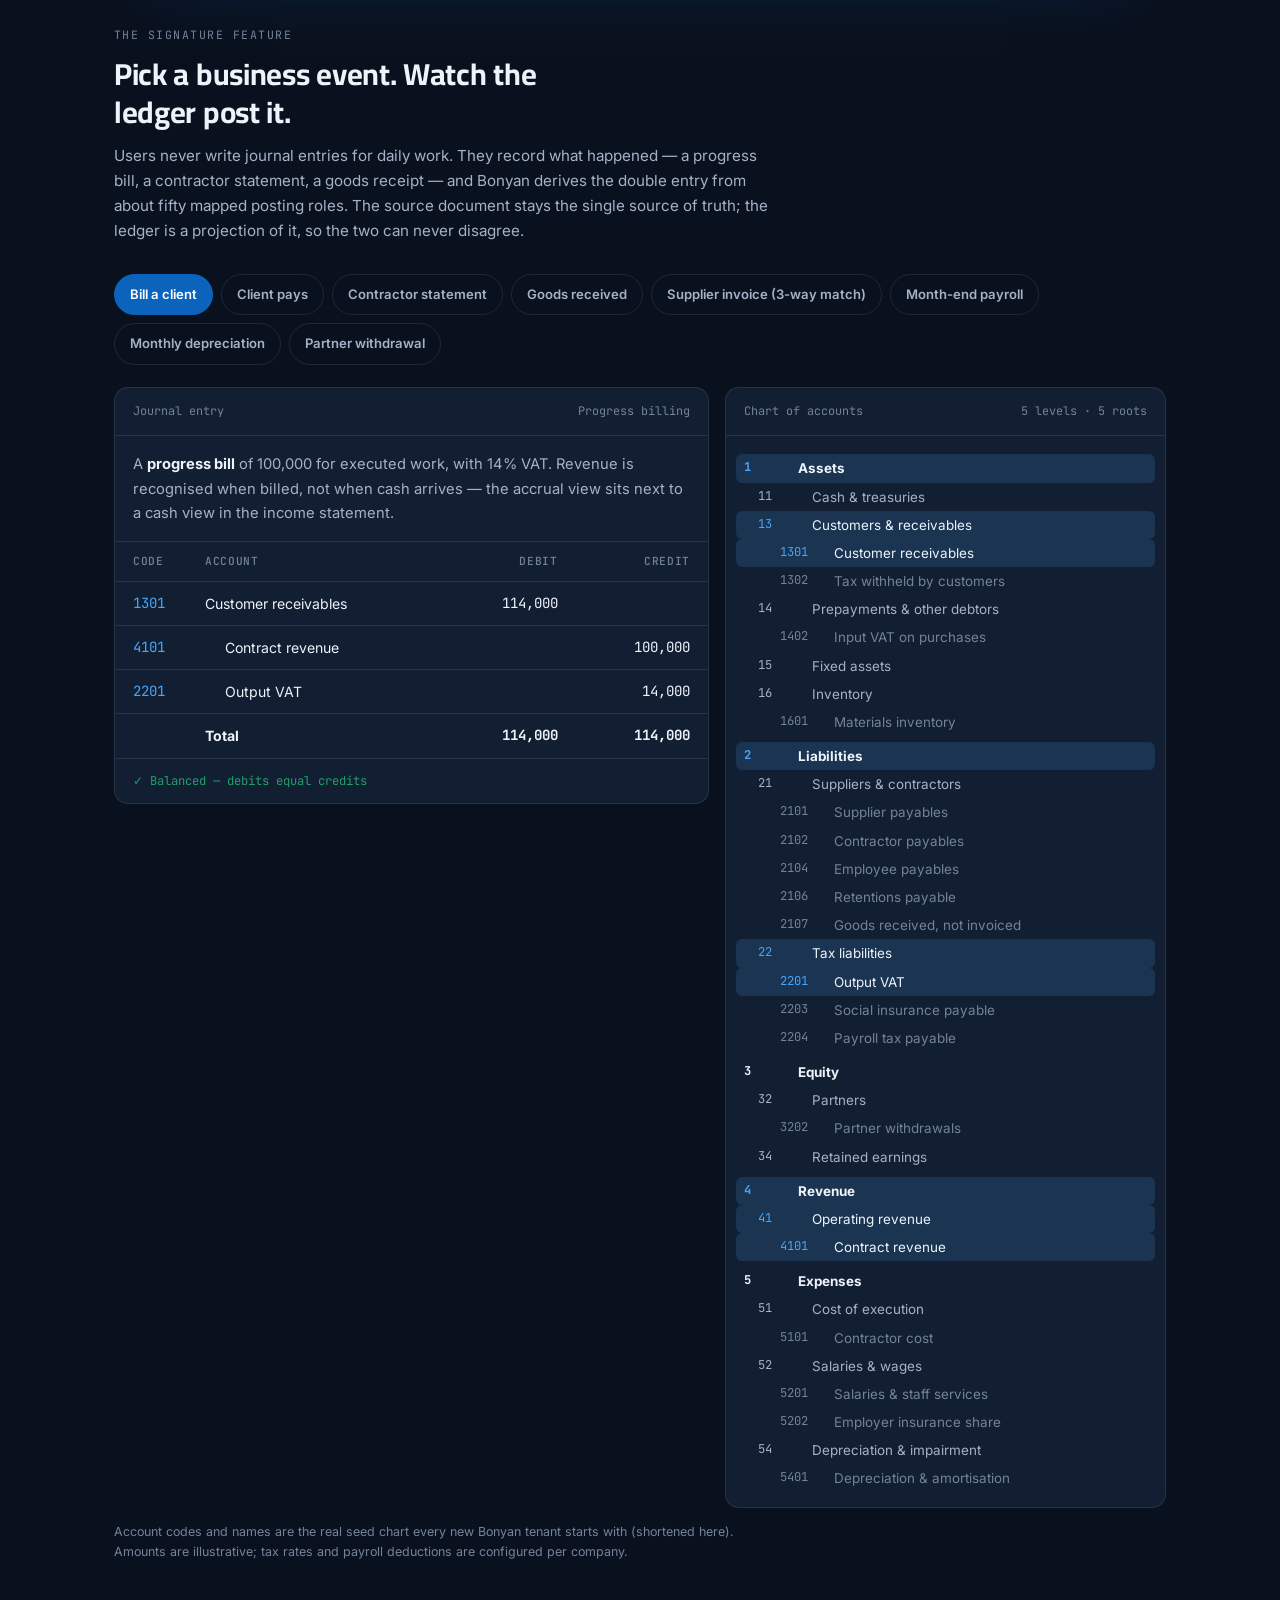
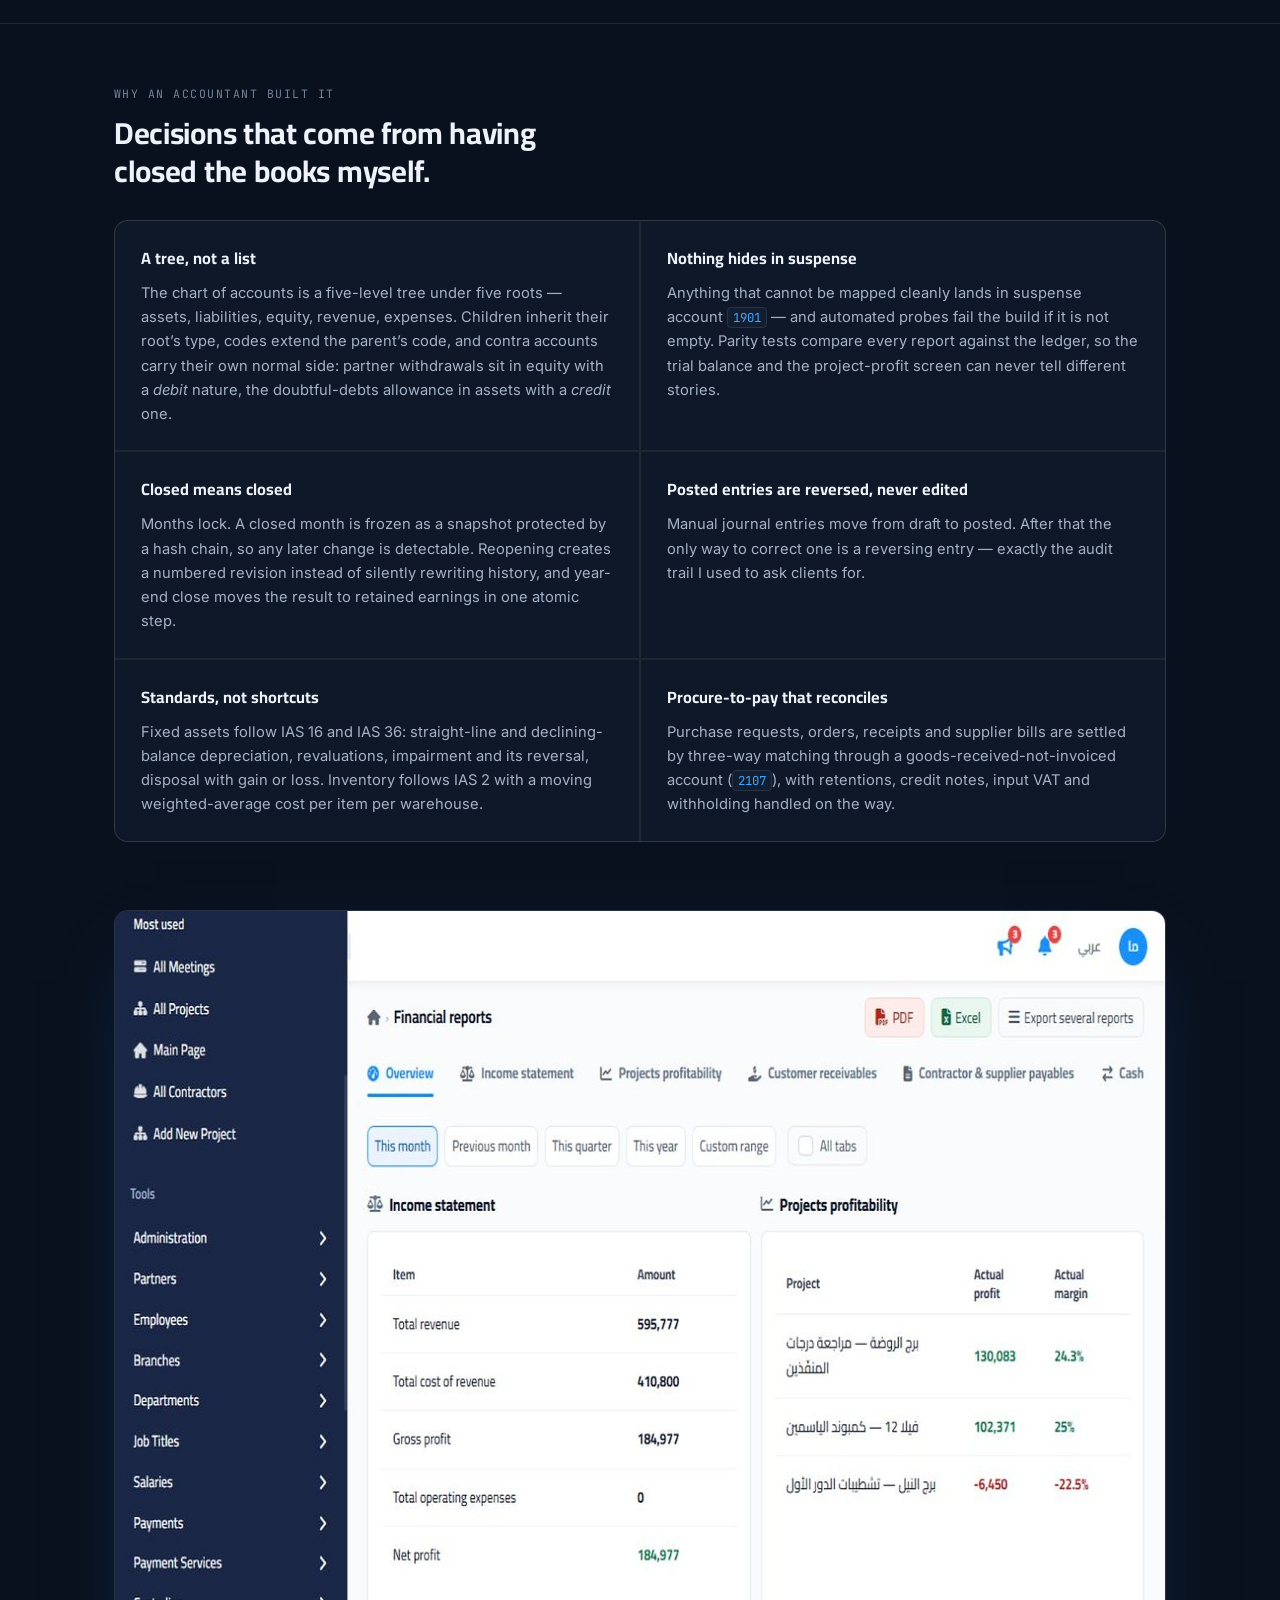
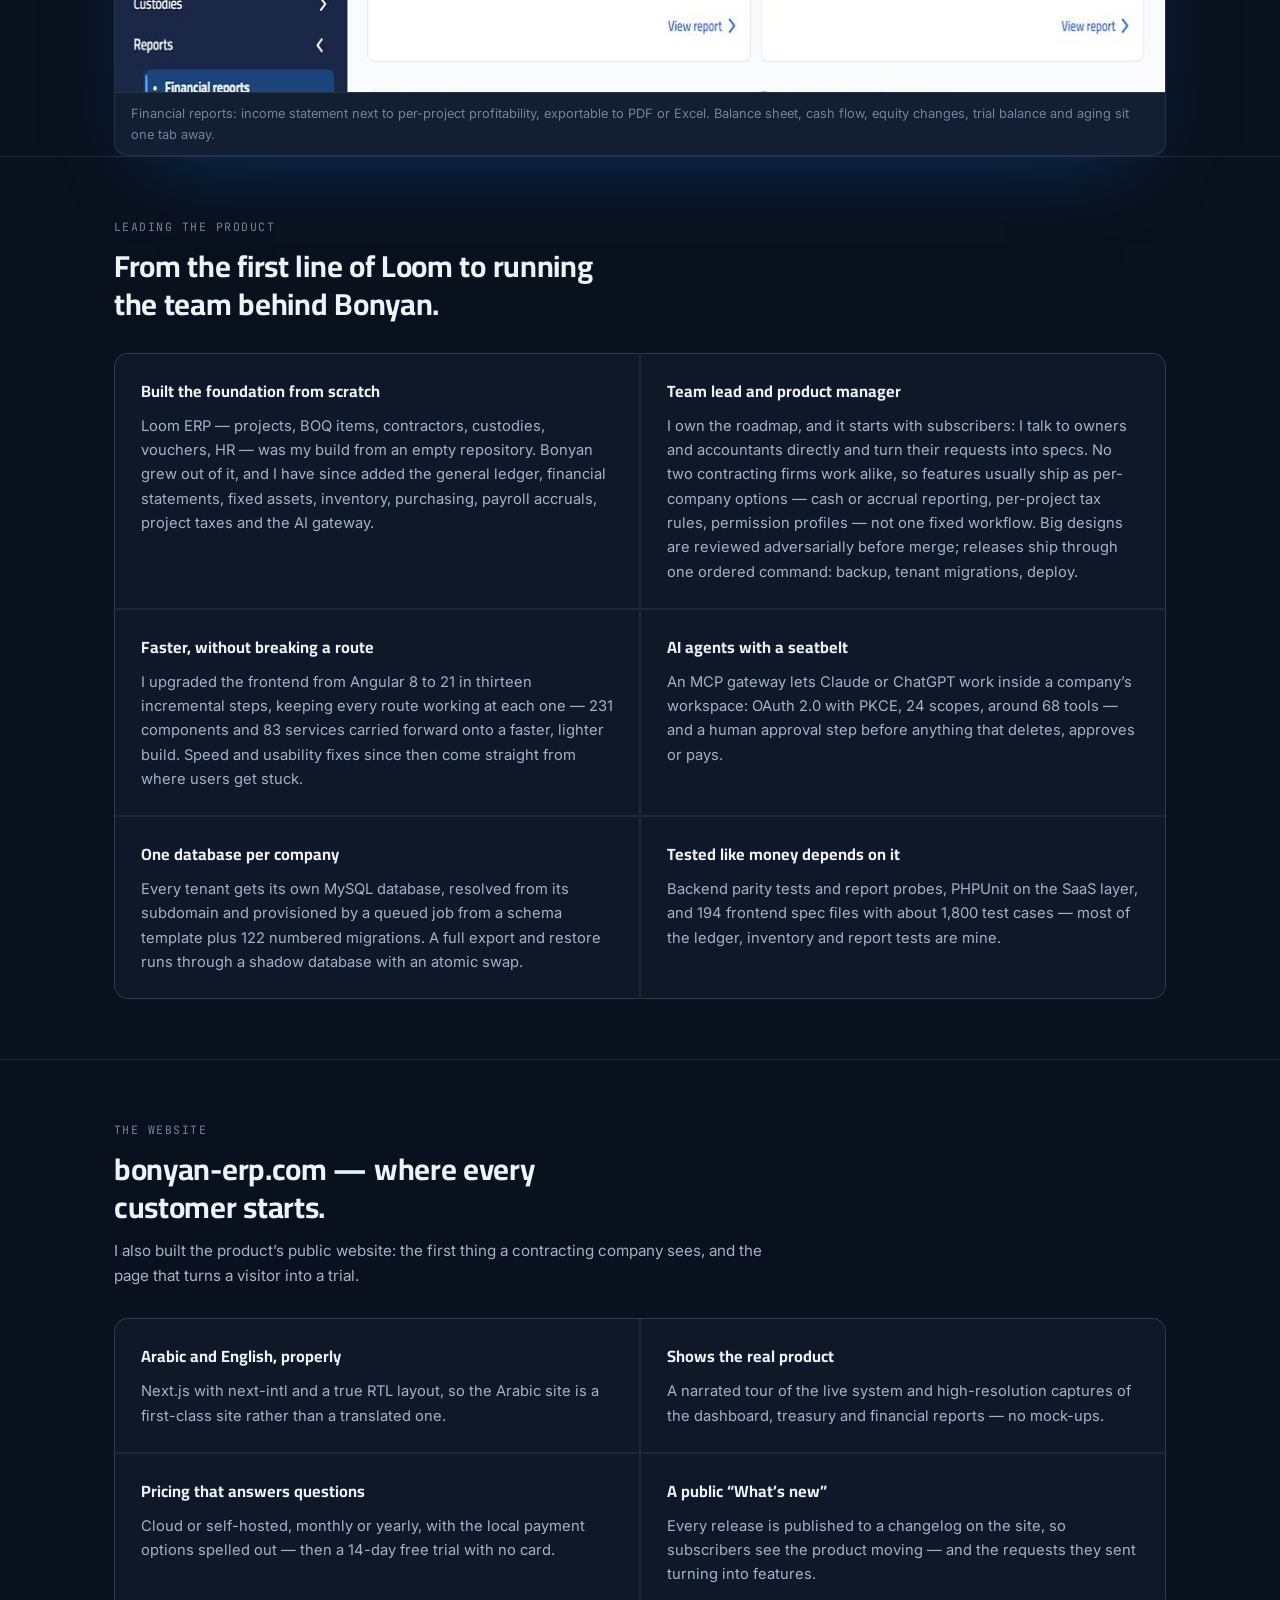
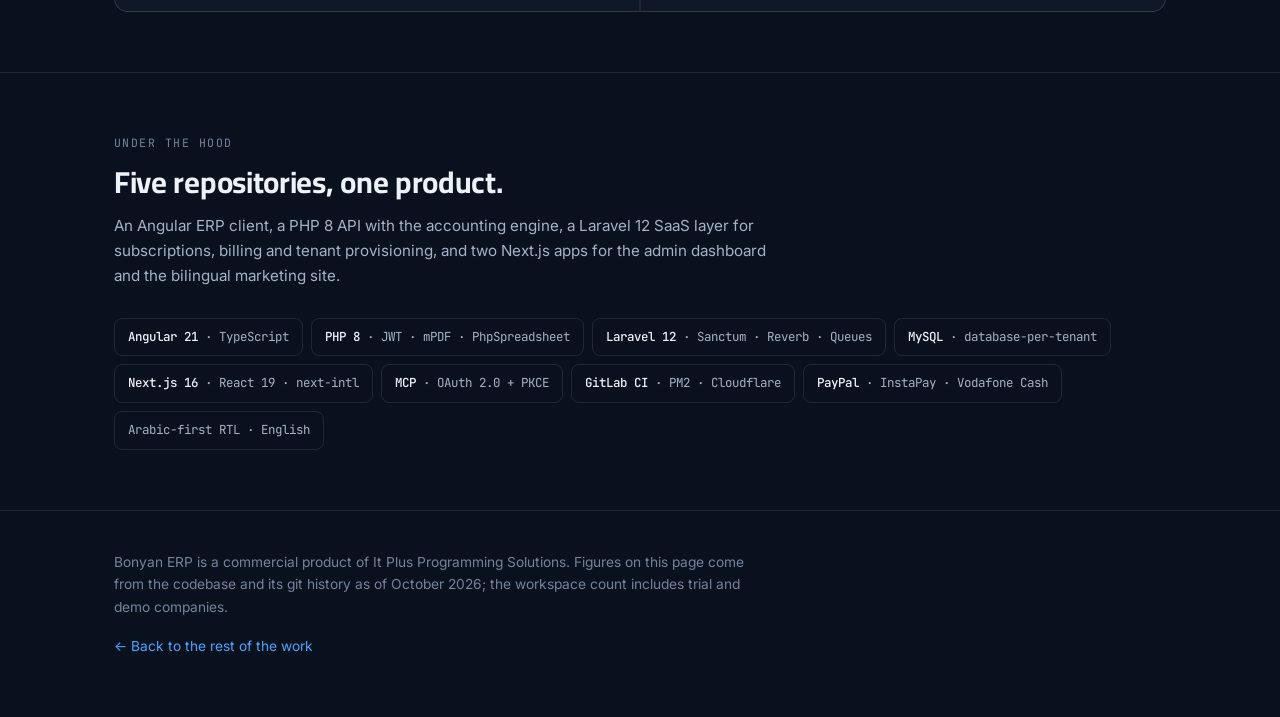
<file: projects/bonyan-erp.html>
<!DOCTYPE html>
<html lang="en" dir="ltr" data-theme="dark">
<head>
<meta charset="UTF-8">
<meta name="viewport" content="width=device-width, initial-scale=1.0">
<title>Bonyan ERP — Multi-Tenant SaaS ERP &amp; Accounting Core | Mohamed Elsayed</title>
<meta name="description" content="Case study: Bonyan ERP, a multi-tenant SaaS ERP for project-based companies with 160+ company workspaces. Mohamed Elsayed, a former accountant, built its foundation from scratch, leads its team and product, and designed its double-entry general ledger, chart of accounts and financial statements.">
<meta name="author" content="Mohamed Mahmoud Elsayed Ahmed">
<meta name="robots" content="index, follow">
<link rel="canonical" href="https://eng-mohamed-elsayedahmed.github.io/portfolio/projects/bonyan-erp.html">
<meta name="theme-color" content="#0B63BC">
<meta property="og:type" content="article">
<meta property="og:title" content="Bonyan ERP — an ERP whose books an auditor can read">
<meta property="og:description" content="Multi-tenant SaaS ERP with a double-entry accounting core designed by a former accountant. Case study by Mohamed Elsayed, Team Lead &amp; Product Manager.">
<meta property="og:url" content="https://eng-mohamed-elsayedahmed.github.io/portfolio/projects/bonyan-erp.html">
<meta property="og:image" content="https://eng-mohamed-elsayedahmed.github.io/portfolio/assets/img/projects/bonyan-financial.jpg">
<meta name="twitter:card" content="summary_large_image">
<link rel="icon" type="image/png" sizes="32x32" href="../assets/img/favicon-32x32.png">
<link rel="preconnect" href="https://fonts.googleapis.com">
<link rel="preconnect" href="https://fonts.gstatic.com" crossorigin>
<link href="https://fonts.googleapis.com/css2?family=Cairo:wght@400;600;700;900&family=Inter:wght@400;500;600;700&family=JetBrains+Mono:wght@400;500&display=swap" rel="stylesheet">
<script type="application/ld+json">
{
  "@context": "https://schema.org",
  "@type": "TechArticle",
  "headline": "Bonyan ERP — a multi-tenant SaaS ERP with a double-entry accounting core",
  "url": "https://eng-mohamed-elsayedahmed.github.io/portfolio/projects/bonyan-erp.html",
  "image": "https://eng-mohamed-elsayedahmed.github.io/portfolio/assets/img/projects/bonyan-financial.jpg",
  "inLanguage": ["en", "ar"],
  "dateModified": "2026-10-14",
  "author": {
    "@type": "Person",
    "name": "Mohamed Mahmoud Elsayed Ahmed",
    "jobTitle": "Software Engineer, Team Lead & Product Manager",
    "url": "https://eng-mohamed-elsayedahmed.github.io/portfolio/"
  },
  "about": {
    "@type": "SoftwareApplication",
    "name": "Bonyan ERP",
    "url": "https://bonyan-erp.com",
    "applicationCategory": "BusinessApplication",
    "applicationSubCategory": "ERP and accounting software for project-based companies",
    "operatingSystem": "Web",
    "inLanguage": ["ar", "en"],
    "publisher": { "@type": "Organization", "name": "It Plus Programming Solutions", "url": "https://it-plus.co" }
  },
  "keywords": "ERP, SaaS, multi-tenant, double-entry accounting, general ledger, chart of accounts, financial statements, IAS 16, IAS 2, three-way matching, marketing website, Angular, PHP, Laravel, MySQL, Next.js, MCP, team lead, product manager"
}
</script>
<style>
/* Palette taken from the Bonyan product itself (bonyan-saas-website globals.css). */
:root{
  --blue:#0B63BC; --blue-2:#46A6FF; --navy:#0F1C33; --ok:#22A06B; --warn:#E5A50A;
  --font-display:'Cairo',sans-serif; --font-body:'Inter',sans-serif; --font-mono:'JetBrains Mono',monospace;
  --maxw:1100px; --r:14px;
  --bg:#0A111E; --bg-2:#0F1828; --panel:#121E31; --line:rgba(255,255,255,.09);
  --ink:#EEF3FA; --ink-2:#A4B2C7; --ink-3:#73839B; --glow:rgba(70,166,255,.13); --hl:rgba(70,166,255,.16);
}
:root[data-theme="light"]{
  --bg:#F3F7FC; --bg-2:#FFFFFF; --panel:#FFFFFF; --line:rgba(11,99,188,.14);
  --ink:#0F1C33; --ink-2:#44546C; --ink-3:#6B7A91; --glow:rgba(11,99,188,.08); --hl:rgba(11,99,188,.10);
}
*,*::before,*::after{box-sizing:border-box;margin:0;padding:0}
html{scroll-behavior:smooth;scroll-padding-top:84px}
body{background:var(--bg);color:var(--ink);font-family:var(--font-body);line-height:1.65;-webkit-font-smoothing:antialiased;overflow-x:hidden}
[dir="rtl"] body{font-family:var(--font-display)}
a{color:inherit;text-decoration:none}
img{max-width:100%;display:block}
:focus-visible{outline:2px solid var(--blue-2);outline-offset:3px;border-radius:4px}
.wrap{max-width:var(--maxw);margin:0 auto;padding:0 24px}

.bar{position:sticky;top:0;z-index:50;background:color-mix(in srgb,var(--bg) 88%,transparent);backdrop-filter:blur(14px);border-bottom:1px solid var(--line)}
.bar-in{max-width:var(--maxw);margin:0 auto;padding:14px 24px;display:flex;align-items:center;gap:12px}
.back{font-family:var(--font-mono);font-size:.82rem;color:var(--ink-2);display:inline-flex;align-items:center;gap:8px}
.back:hover{color:var(--blue-2)}
.bar-sp{flex:1}
.tbtn{border:1px solid var(--line);background:transparent;color:var(--ink-2);font:inherit;font-size:.78rem;font-weight:600;padding:7px 13px;border-radius:999px;cursor:pointer}
.tbtn:hover{color:var(--ink);border-color:var(--blue-2)}

.hero{padding:72px 0 48px;position:relative}
.hero::before{content:"";position:absolute;inset:0;background:radial-gradient(ellipse 60% 55% at 15% 0%,var(--glow),transparent 70%);pointer-events:none}
.eyebrow{font-family:var(--font-mono);font-size:.74rem;letter-spacing:.14em;text-transform:uppercase;color:var(--blue-2);margin-bottom:20px}
:root[data-theme="light"] .eyebrow{color:var(--blue)}
h1{font-family:var(--font-display);font-weight:900;font-size:clamp(2rem,4.8vw,3.5rem);line-height:1.12;letter-spacing:-.02em;max-width:18ch}
h1 em{font-style:normal;color:var(--blue-2)}
:root[data-theme="light"] h1 em{color:var(--blue)}
.lede{margin-top:22px;max-width:64ch;color:var(--ink-2);font-size:1.04rem}
.lede b{color:var(--ink)}
.facts{margin-top:34px;display:flex;flex-wrap:wrap;gap:10px}
.fact{border:1px solid var(--line);border-radius:999px;padding:7px 15px;font-family:var(--font-mono);font-size:.76rem;color:var(--ink-2)}
.fact b{color:var(--ink);font-weight:600}
.cta{margin-top:30px;display:flex;flex-wrap:wrap;gap:10px}
.btn{display:inline-flex;align-items:center;gap:8px;padding:11px 20px;border-radius:10px;font-weight:600;font-size:.9rem;border:1px solid var(--line);color:var(--ink)}
.btn.primary{background:var(--blue);border-color:var(--blue);color:#fff}
.btn:hover{border-color:var(--blue-2)}

.shot{margin:8px 0 0;border:1px solid var(--line);border-radius:var(--r);overflow:hidden;background:var(--panel);box-shadow:0 30px 80px -40px rgba(11,99,188,.55)}
.shot figcaption{font-size:.8rem;color:var(--ink-3);padding:10px 16px;border-top:1px solid var(--line)}

section{padding:60px 0;border-top:1px solid var(--line)}
.shead{margin-bottom:30px}
.skicker{font-family:var(--font-mono);font-size:.72rem;letter-spacing:.13em;text-transform:uppercase;color:var(--ink-3);margin-bottom:11px}
h2{font-family:var(--font-display);font-weight:700;font-size:clamp(1.35rem,2.6vw,1.9rem);line-height:1.25;letter-spacing:-.01em;max-width:30ch}
.snote{margin-top:12px;max-width:66ch;color:var(--ink-2);font-size:.95rem}
.snote code,.note code{font-family:var(--font-mono);font-size:.84em;background:var(--panel);border:1px solid var(--line);border-radius:4px;padding:1px 5px;color:var(--blue-2)}
:root[data-theme="light"] .snote code,:root[data-theme="light"] .note code{color:var(--blue)}

/* ---- ledger explorer (the signature) ---- */
.events{display:flex;flex-wrap:wrap;gap:8px;margin-bottom:22px}
.ev{border:1px solid var(--line);background:transparent;color:var(--ink-2);font:inherit;font-size:.82rem;font-weight:600;padding:9px 15px;border-radius:999px;cursor:pointer;transition:.18s}
.ev:hover{border-color:var(--blue-2);color:var(--ink)}
.ev[aria-pressed="true"]{background:var(--blue);border-color:var(--blue);color:#fff}
.lx{display:grid;grid-template-columns:1.35fr 1fr;gap:16px;align-items:start}
.card{border:1px solid var(--line);border-radius:var(--r);background:var(--panel);overflow:hidden}
.card-h{display:flex;justify-content:space-between;gap:12px;padding:14px 18px;border-bottom:1px solid var(--line);font-family:var(--font-mono);font-size:.74rem;color:var(--ink-3)}
.say{padding:16px 18px;color:var(--ink-2);font-size:.92rem;border-bottom:1px solid var(--line);min-height:4.6em}
.say b{color:var(--ink)}
table{width:100%;border-collapse:collapse;font-size:.88rem}
th,td{padding:10px 18px;text-align:start;border-bottom:1px solid var(--line)}
th{font-family:var(--font-mono);font-size:.7rem;letter-spacing:.06em;text-transform:uppercase;color:var(--ink-3);font-weight:500}
td.code{font-family:var(--font-mono);color:var(--blue-2);width:72px}
:root[data-theme="light"] td.code{color:var(--blue)}
td.num,th.num{text-align:end;font-family:var(--font-mono);font-variant-numeric:tabular-nums;white-space:nowrap}
td.cr{padding-inline-start:38px}
tr.tot td{font-weight:700;color:var(--ink);border-bottom:none}
.bal{display:flex;align-items:center;gap:8px;padding:12px 18px;font-family:var(--font-mono);font-size:.76rem;color:var(--ok);border-top:1px solid var(--line)}
.tree{padding:12px 10px 14px;font-size:.84rem}
.tree ul{list-style:none}
.tree li{padding:3px 8px;border-radius:6px;display:flex;gap:10px;color:var(--ink-3);transition:.2s}
.tree li .c{font-family:var(--font-mono);font-size:.76rem;min-width:44px}
.tree li.l1{color:var(--ink);font-weight:700;margin-top:6px}
.tree li.l2{padding-inline-start:22px;color:var(--ink-2)}
.tree li.l3{padding-inline-start:44px}
.tree li.on{background:var(--hl);color:var(--ink)}
.tree li.on .c{color:var(--blue-2)}
:root[data-theme="light"] .tree li.on .c{color:var(--blue)}
.fine{margin-top:14px;font-size:.78rem;color:var(--ink-3);max-width:80ch}

/* ---- notes ---- */
.notes{display:grid;grid-template-columns:1fr 1fr;gap:2px;background:var(--line);border:1px solid var(--line);border-radius:var(--r);overflow:hidden}
.note{background:var(--bg-2);padding:24px 26px}
.note h3{font-family:var(--font-display);font-size:1.02rem;font-weight:700;margin-bottom:9px}
.note p{color:var(--ink-2);font-size:.92rem}

.stack{display:flex;flex-wrap:wrap;gap:8px}
.st{font-family:var(--font-mono);font-size:.78rem;border:1px solid var(--line);border-radius:8px;padding:8px 13px;color:var(--ink-2)}
.st b{color:var(--ink);font-weight:500}

footer{border-top:1px solid var(--line);padding:40px 0 60px;color:var(--ink-3);font-size:.86rem}
footer a{color:var(--blue-2)}
.disc{max-width:70ch}

[dir="rtl"] .eyebrow,[dir="rtl"] .skicker,[dir="rtl"] .back,[dir="rtl"] .fact,[dir="rtl"] .card-h,[dir="rtl"] th,[dir="rtl"] .bal,[dir="rtl"] .st{font-family:var(--font-display);letter-spacing:0}
@media(max-width:860px){.lx{grid-template-columns:1fr}.notes{grid-template-columns:1fr}}
@media(max-width:560px){.hero{padding:48px 0 36px}th,td{padding:9px 12px}td.cr{padding-inline-start:26px}td.code{width:56px}}
@media(prefers-reduced-motion:reduce){*{transition:none!important;scroll-behavior:auto!important}}
</style>
</head>
<body>

<div class="bar"><div class="bar-in">
  <a class="back" href="../index.html#projects"><span aria-hidden="true">&#8592;</span> <span data-t="nav.back">Back to portfolio</span></a>
  <span class="bar-sp"></span>
  <button class="tbtn" id="lang" type="button">العربية</button>
  <button class="tbtn" id="theme" type="button" aria-label="Toggle theme">&#9788;</button>
</div></div>

<main>
<header class="hero"><div class="wrap">
  <div class="eyebrow" data-t="hero.eyebrow">Bonyan ERP &middot; SaaS product &middot; Team Lead &amp; Product Manager</div>
  <h1 data-t="hero.h1">An ERP whose books an <em>auditor</em> can read.</h1>
  <p class="lede" data-t="hero.lede">Bonyan is a multi-tenant SaaS ERP for project-based companies &mdash; contracting, finishing and fit-out firms that need to know which project makes money. I built its foundation, <b>Loom ERP</b>, from scratch, and its public website, <b>bonyan-erp.com</b>; today I <b>lead the development team and own the product</b>. Its accounting core was designed by the accountant I used to be: a <b>Bachelor of Commerce in Accounting</b> and two years of audit and tax work before I wrote production code.</p>
  <div class="facts">
    <span class="fact"><b>160+</b> <span data-t="f.tenants">company workspaces</span></span>
    <span class="fact"><b>75</b> <span data-t="f.accounts">accounts in the seed chart</span></span>
    <span class="fact"><b>~50</b> <span data-t="f.rules">automatic posting roles</span></span>
    <span class="fact"><b>172</b> <span data-t="f.perms">permission flags</span></span>
    <span class="fact"><b>47</b> <span data-t="f.reports">PDF &amp; Excel reports</span></span>
    <span class="fact"><b>8 &rarr; 21</b> <span data-t="f.ng">Angular upgrade</span></span>
  </div>
  <div class="cta">
    <a class="btn primary" href="https://bonyan-erp.com" target="_blank" rel="noopener"><span data-t="cta.live">Visit bonyan-erp.com</span> &#8599;</a>
    <a class="btn" href="#ledger" data-t="cta.try">Try the ledger explorer &#8595;</a>
  </div>
</div></header>

<div class="wrap">
  <figure class="shot">
    <img src="../assets/img/projects/bonyan-dashboard.jpg" alt="Bonyan ERP dashboard showing net treasury, collections, actual profit, margin and 12-week cash flow" width="1400" height="781" loading="eager">
    <figcaption data-t="cap.dash">The owner dashboard: treasury, collections, billed-but-uncollected, actual vs. expected profit and a 12-week cash flow &mdash; all read from the same ledger.</figcaption>
  </figure>
</div>

<section id="ledger"><div class="wrap">
  <div class="shead">
    <div class="skicker" data-t="k.ledger">The signature feature</div>
    <h2 data-t="h.ledger">Pick a business event. Watch the ledger post it.</h2>
    <p class="snote" data-t="n.ledger">Users never write journal entries for daily work. They record what happened &mdash; a progress bill, a contractor statement, a goods receipt &mdash; and Bonyan derives the double entry from about fifty mapped posting roles. The source document stays the single source of truth; the ledger is a projection of it, so the two can never disagree.</p>
  </div>
  <div class="events" id="evBtns" role="group" aria-label="Business events"></div>
  <div class="lx">
    <div class="card">
      <div class="card-h"><span data-t="t.entry">Journal entry</span><span id="evSrc"></span></div>
      <div class="say" id="evSay"></div>
      <table>
        <thead><tr><th data-t="t.code">Code</th><th data-t="t.acct">Account</th><th class="num" data-t="t.dr">Debit</th><th class="num" data-t="t.cr">Credit</th></tr></thead>
        <tbody id="evRows"></tbody>
      </table>
      <div class="bal" id="evBal"></div>
    </div>
    <div class="card">
      <div class="card-h"><span data-t="t.chart">Chart of accounts</span><span data-t="t.depth">5 levels &middot; 5 roots</span></div>
      <div class="tree"><ul id="coa"></ul></div>
    </div>
  </div>
  <p class="fine" data-t="n.fine">Account codes and names are the real seed chart every new Bonyan tenant starts with (shortened here). Amounts are illustrative; tax rates and payroll deductions are configured per company.</p>
</div></section>

<section><div class="wrap">
  <div class="shead">
    <div class="skicker" data-t="k.acc">Why an accountant built it</div>
    <h2 data-t="h.acc">Decisions that come from having closed the books myself.</h2>
  </div>
  <div class="notes">
    <div class="note"><h3 data-t="a1.h">A tree, not a list</h3><p data-t="a1.p">The chart of accounts is a five-level tree under five roots &mdash; assets, liabilities, equity, revenue, expenses. Children inherit their root&rsquo;s type, codes extend the parent&rsquo;s code, and contra accounts carry their own normal side: partner withdrawals sit in equity with a <em>debit</em> nature, the doubtful-debts allowance in assets with a <em>credit</em> one.</p></div>
    <div class="note"><h3 data-t="a2.h">Nothing hides in suspense</h3><p data-t="a2.p">Anything that cannot be mapped cleanly lands in suspense account <code>1901</code> &mdash; and automated probes fail the build if it is not empty. Parity tests compare every report against the ledger, so the trial balance and the project-profit screen can never tell different stories.</p></div>
    <div class="note"><h3 data-t="a3.h">Closed means closed</h3><p data-t="a3.p">Months lock. A closed month is frozen as a snapshot protected by a hash chain, so any later change is detectable. Reopening creates a numbered revision instead of silently rewriting history, and year-end close moves the result to retained earnings in one atomic step.</p></div>
    <div class="note"><h3 data-t="a4.h">Posted entries are reversed, never edited</h3><p data-t="a4.p">Manual journal entries move from draft to posted. After that the only way to correct one is a reversing entry &mdash; exactly the audit trail I used to ask clients for.</p></div>
    <div class="note"><h3 data-t="a5.h">Standards, not shortcuts</h3><p data-t="a5.p">Fixed assets follow IAS 16 and IAS 36: straight-line and declining-balance depreciation, revaluations, impairment and its reversal, disposal with gain or loss. Inventory follows IAS 2 with a moving weighted-average cost per item per warehouse.</p></div>
    <div class="note"><h3 data-t="a6.h">Procure-to-pay that reconciles</h3><p data-t="a6.p">Purchase requests, orders, receipts and supplier bills are settled by three-way matching through a goods-received-not-invoiced account (<code>2107</code>), with retentions, credit notes, input VAT and withholding handled on the way.</p></div>
  </div>
</div></section>

<div class="wrap">
  <figure class="shot">
    <img src="../assets/img/projects/bonyan-financial.jpg" alt="Bonyan ERP financial reports: income statement and project profitability with PDF and Excel export" width="1400" height="781" loading="lazy">
    <figcaption data-t="cap.fin">Financial reports: income statement next to per-project profitability, exportable to PDF or Excel. Balance sheet, cash flow, equity changes, trial balance and aging sit one tab away.</figcaption>
  </figure>
</div>

<section><div class="wrap">
  <div class="shead">
    <div class="skicker" data-t="k.lead">Leading the product</div>
    <h2 data-t="h.lead">From the first line of Loom to running the team behind Bonyan.</h2>
  </div>
  <div class="notes">
    <div class="note"><h3 data-t="l1.h">Built the foundation from scratch</h3><p data-t="l1.p">Loom ERP &mdash; projects, BOQ items, contractors, custodies, vouchers, HR &mdash; was my build from an empty repository. Bonyan grew out of it, and I have since added the general ledger, financial statements, fixed assets, inventory, purchasing, payroll accruals, project taxes and the AI gateway.</p></div>
    <div class="note"><h3 data-t="l2.h">Team lead and product manager</h3><p data-t="l2.p">I own the roadmap, and it starts with subscribers: I talk to owners and accountants directly and turn their requests into specs. No two contracting firms work alike, so features usually ship as per-company options &mdash; cash or accrual reporting, per-project tax rules, permission profiles &mdash; not one fixed workflow. Big designs are reviewed adversarially before merge; releases ship through one ordered command: backup, tenant migrations, deploy.</p></div>
    <div class="note"><h3 data-t="l3.h">Faster, without breaking a route</h3><p data-t="l3.p">I upgraded the frontend from Angular 8 to 21 in thirteen incremental steps, keeping every route working at each one &mdash; 231 components and 83 services carried forward onto a faster, lighter build. Speed and usability fixes since then come straight from where users get stuck.</p></div>
    <div class="note"><h3 data-t="l4.h">AI agents with a seatbelt</h3><p data-t="l4.p">An MCP gateway lets Claude or ChatGPT work inside a company&rsquo;s workspace: OAuth 2.0 with PKCE, 24 scopes, around 68 tools &mdash; and a human approval step before anything that deletes, approves or pays.</p></div>
    <div class="note"><h3 data-t="l5.h">One database per company</h3><p data-t="l5.p">Every tenant gets its own MySQL database, resolved from its subdomain and provisioned by a queued job from a schema template plus 122 numbered migrations. A full export and restore runs through a shadow database with an atomic swap.</p></div>
    <div class="note"><h3 data-t="l6.h">Tested like money depends on it</h3><p data-t="l6.p">Backend parity tests and report probes, PHPUnit on the SaaS layer, and 194 frontend spec files with about 1,800 test cases &mdash; most of the ledger, inventory and report tests are mine.</p></div>
  </div>
</div></section>

<section><div class="wrap">
  <div class="shead">
    <div class="skicker" data-t="k.saas">The website</div>
    <h2 data-t="h.saas">bonyan-erp.com &mdash; where every customer starts.</h2>
    <p class="snote" data-t="n.saas">I also built the product&rsquo;s public website: the first thing a contracting company sees, and the page that turns a visitor into a trial.</p>
  </div>
  <div class="notes">
    <div class="note"><h3 data-t="s1.h">Arabic and English, properly</h3><p data-t="s1.p">Next.js with next-intl and a true RTL layout, so the Arabic site is a first-class site rather than a translated one.</p></div>
    <div class="note"><h3 data-t="s2.h">Shows the real product</h3><p data-t="s2.p">A narrated tour of the live system and high-resolution captures of the dashboard, treasury and financial reports &mdash; no mock-ups.</p></div>
    <div class="note"><h3 data-t="s3.h">Pricing that answers questions</h3><p data-t="s3.p">Cloud or self-hosted, monthly or yearly, with the local payment options spelled out &mdash; then a 14-day free trial with no card.</p></div>
    <div class="note"><h3 data-t="s4.h">A public &ldquo;What&rsquo;s new&rdquo;</h3><p data-t="s4.p">Every release is published to a changelog on the site, so subscribers see the product moving &mdash; and the requests they sent turning into features.</p></div>
  </div>
</div></section>

<section><div class="wrap">
  <div class="shead">
    <div class="skicker" data-t="k.stack">Under the hood</div>
    <h2 data-t="h.stack">Five repositories, one product.</h2>
    <p class="snote" data-t="n.stack">An Angular ERP client, a PHP 8 API with the accounting engine, a Laravel 12 SaaS layer for subscriptions, billing and tenant provisioning, and two Next.js apps for the admin dashboard and the bilingual marketing site.</p>
  </div>
  <div class="stack">
    <span class="st"><b>Angular 21</b> &middot; TypeScript</span>
    <span class="st"><b>PHP 8</b> &middot; JWT &middot; mPDF &middot; PhpSpreadsheet</span>
    <span class="st"><b>Laravel 12</b> &middot; Sanctum &middot; Reverb &middot; Queues</span>
    <span class="st"><b>MySQL</b> &middot; database-per-tenant</span>
    <span class="st"><b>Next.js 16</b> &middot; React 19 &middot; next-intl</span>
    <span class="st"><b>MCP</b> &middot; OAuth 2.0 + PKCE</span>
    <span class="st"><b>GitLab CI</b> &middot; PM2 &middot; Cloudflare</span>
    <span class="st"><b>PayPal</b> &middot; InstaPay &middot; Vodafone Cash</span>
    <span class="st" data-t="s.rtl">Arabic-first RTL &middot; English</span>
  </div>
</div></section>
</main>

<footer><div class="wrap">
  <p class="disc" data-t="foot.disc">Bonyan ERP is a commercial product of It Plus Programming Solutions. Figures on this page come from the codebase and its git history as of October 2026; the workspace count includes trial and demo companies.</p>
  <p style="margin-top:16px"><a href="../index.html#projects" data-t="foot.back">&#8592; Back to the rest of the work</a></p>
</div></footer>

<script>
// Real seed chart (subset). [code, en, ar, level]
const COA = [
  ['1','Assets','الأصول',1],
  ['11','Cash &amp; treasuries','النقدية وما في حكمها',2],
  ['13','Customers &amp; receivables','العملاء والمدينون',2],
  ['1301','Customer receivables','مستحقات على العملاء',3],
  ['1302','Tax withheld by customers','ضرائب مخصومة من المنبع',3],
  ['14','Prepayments &amp; other debtors','مدينون ومدفوعات مقدمة',2],
  ['1402','Input VAT on purchases','ضريبة القيمة المضافة على المشتريات',3],
  ['15','Fixed assets','الأصول الثابتة',2],
  ['16','Inventory','المخزون',2],
  ['1601','Materials inventory','مخزون المواد',3],
  ['2','Liabilities','الالتزامات',1],
  ['21','Suppliers &amp; contractors','الموردون والمقاولون',2],
  ['2101','Supplier payables','مستحقات الموردين',3],
  ['2102','Contractor payables','مستحقات المقاولين',3],
  ['2104','Employee payables','مستحقات الموظفين',3],
  ['2106','Retentions payable','محتجزات ضمان أعمال',3],
  ['2107','Goods received, not invoiced','مشتريات مستلمة لم تُفوتر',3],
  ['22','Tax liabilities','التزامات ضريبية',2],
  ['2201','Output VAT','ضريبة القيمة المضافة',3],
  ['2203','Social insurance payable','تأمينات اجتماعية مستحقة',3],
  ['2204','Payroll tax payable','ضريبة كسب العمل المستحقة',3],
  ['3','Equity','حقوق الملكية',1],
  ['32','Partners','الشركاء',2],
  ['3202','Partner withdrawals','مسحوبات الشركاء',3],
  ['34','Retained earnings','الأرباح المرحّلة',2],
  ['4','Revenue','الإيرادات',1],
  ['41','Operating revenue','إيرادات التشغيل',2],
  ['4101','Contract revenue','إيرادات تنفيذ الأعمال',3],
  ['5','Expenses','المصروفات',1],
  ['51','Cost of execution','تكلفة التنفيذ',2],
  ['5101','Contractor cost','تكلفة تنفيذ المقاولين',3],
  ['52','Salaries &amp; wages','الرواتب والأجور',2],
  ['5201','Salaries &amp; staff services','رواتب وأجور وخدمات الموظفين',3],
  ['5202','Employer insurance share','حصة صاحب العمل في التأمينات',3],
  ['54','Depreciation &amp; impairment','الإهلاك والاضمحلال',2],
  ['5401','Depreciation &amp; amortisation','إهلاك وإطفاء',3]
];
const NAME = Object.fromEntries(COA.map(a=>[a[0],[a[1],a[2]]]));
NAME['11xx'] = ['Treasury &mdash; main bank','الخزينة &mdash; البنك الرئيسي'];
NAME['15xx'] = ['Accumulated depreciation &mdash; site equipment','مجمع إهلاك &mdash; معدات المواقع'];

// [code, debit, credit]
const EVENTS = [
  {id:'bill', en:'Bill a client', ar:'فاتورة مستخلص لعميل', src:'Progress billing',srcAr:'مستخلص عميل',
   sayEn:'A <b>progress bill</b> of 100,000 for executed work, with 14% VAT. Revenue is recognised when billed, not when cash arrives &mdash; the accrual view sits next to a cash view in the income statement.',
   sayAr:'<b>مستخلص</b> بقيمة 100,000 عن أعمال منفذة، مع ضريبة قيمة مضافة 14%. الإيراد يُثبت عند الفوترة لا عند التحصيل &mdash; وقائمة الدخل تعرض أساس الاستحقاق بجوار الأساس النقدي.',
   lines:[['1301',114000,0],['4101',0,100000],['2201',0,14000]]},
  {id:'collect', en:'Client pays', ar:'تحصيل من العميل', src:'Receipt voucher',srcAr:'سند قبض',
   sayEn:'The client pays the bill but <b>withholds 1% income tax at source</b>. The withheld amount is not lost &mdash; it becomes a tax asset the company can offset later.',
   sayAr:'العميل يسدّد المستخلص لكنه <b>يخصم 1% ضريبة من المنبع</b>. المبلغ المخصوم لا يضيع &mdash; بل يُثبت أصلاً ضريبياً تستطيع الشركة مقاصته لاحقاً.',
   lines:[['11xx',113000,0],['1302',1000,0],['1301',0,114000]]},
  {id:'contractor', en:'Contractor statement', ar:'مستخلص مقاول', src:'Contractor bill',srcAr:'فاتورة مقاول',
   sayEn:'A subcontractor&rsquo;s statement of 50,000 for plastering, with a <b>5% performance retention</b> held back until handover. The cost lands on the project, so project profit updates immediately.',
   sayAr:'مستخلص مقاول باطن بقيمة 50,000 لأعمال المحارة، مع <b>محتجز ضمان 5%</b> حتى التسليم. التكلفة تُحمّل على المشروع، فتتحدّث ربحيته فوراً.',
   lines:[['5101',50000,0],['2102',0,47500],['2106',0,2500]]},
  {id:'grn', en:'Goods received', ar:'استلام مواد', src:'Goods receipt',srcAr:'إذن استلام',
   sayEn:'Materials arrive at the warehouse <b>before the supplier&rsquo;s invoice</b>. Stock goes up at moving weighted-average cost, and the obligation waits in a goods-received-not-invoiced account.',
   sayAr:'المواد تصل للمخزن <b>قبل فاتورة المورد</b>. المخزون يزيد بمتوسط التكلفة المرجّح المتحرك، والالتزام ينتظر في حساب «مشتريات مستلمة لم تُفوتر».',
   lines:[['1601',20000,0],['2107',0,20000]]},
  {id:'match', en:'Supplier invoice (3-way match)', ar:'فاتورة مورد (مطابقة ثلاثية)', src:'Supplier bill',srcAr:'فاتورة مورد',
   sayEn:'The invoice is <b>matched against the purchase order and the receipt</b>. The GRNI balance clears, input VAT becomes recoverable, and the supplier is now owed the full amount.',
   sayAr:'الفاتورة <b>تُطابَق مع أمر الشراء وإذن الاستلام</b>. رصيد المشتريات غير المفوترة يُقفل، وضريبة المدخلات تصبح قابلة للاسترداد، ويُستحق للمورد المبلغ كاملاً.',
   lines:[['2107',20000,0],['1402',2800,0],['2101',0,22800]]},
  {id:'payroll', en:'Month-end payroll', ar:'استحقاق الرواتب', src:'Payroll batch',srcAr:'دفعة رواتب',
   sayEn:'Payroll is <b>accrued at month-end</b>: gross salaries and the employer&rsquo;s insurance share are expensed; net pay, insurance and payroll tax become liabilities until they are paid.',
   sayAr:'الرواتب <b>تُستحق في نهاية الشهر</b>: إجمالي الرواتب وحصة صاحب العمل في التأمينات مصروفات، وصافي الرواتب والتأمينات وضريبة كسب العمل التزامات حتى السداد.',
   lines:[['5201',30000,0],['5202',3750,0],['2104',0,25000],['2203',0,7050],['2204',0,1700]]},
  {id:'dep', en:'Monthly depreciation', ar:'إهلاك شهري', src:'Fixed-asset run',srcAr:'تشغيل الأصول الثابتة',
   sayEn:'The fixed-asset register runs <b>straight-line depreciation</b> on site equipment (IAS 16). The asset keeps its cost; the accumulated depreciation account carries the wear.',
   sayAr:'سجل الأصول الثابتة يحتسب <b>الإهلاك بطريقة القسط الثابت</b> لمعدات المواقع (IAS 16). الأصل يحتفظ بتكلفته، وحساب مجمع الإهلاك يحمل الاستهلاك.',
   lines:[['5401',2500,0],['15xx',0,2500]]},
  {id:'draw', en:'Partner withdrawal', ar:'مسحوبات شريك', src:'Payment voucher',srcAr:'سند صرف',
   sayEn:'A partner withdraws cash. It is <b>not an expense</b> &mdash; it reduces equity through a contra account with a debit nature, so profit stays honest.',
   sayAr:'شريك يسحب نقدية. هذا <b>ليس مصروفاً</b> &mdash; بل تخفيض لحقوق الملكية عبر حساب مقابل طبيعته مدينة، فيبقى الربح صادقاً.',
   lines:[['3202',10000,0],['11xx',0,10000]]}
];

const T = {
  'nav.back':['Back to portfolio','رجوع للبورتفوليو'],
  'hero.eyebrow':['Bonyan ERP &middot; SaaS product &middot; Team Lead &amp; Product Manager','بنيان ERP &middot; منتج SaaS &middot; قائد فريق ومدير منتج'],
  'hero.h1':['An ERP whose books an <em>auditor</em> can read.','نظام ERP يستطيع <em>المراجع</em> أن يقرأ دفاتره.'],
  'hero.lede':['Bonyan is a multi-tenant SaaS ERP for project-based companies &mdash; contracting, finishing and fit-out firms that need to know which project makes money. I built its foundation, <b>Loom ERP</b>, from scratch, and its public website, <b>bonyan-erp.com</b>; today I <b>lead the development team and own the product</b>. Its accounting core was designed by the accountant I used to be: a <b>Bachelor of Commerce in Accounting</b> and two years of audit and tax work before I wrote production code.','بنيان نظام ERP سحابي متعدد الشركات للشركات القائمة على المشاريع &mdash; شركات المقاولات والتشطيبات التي تحتاج أن تعرف أي مشروع يربح. بنيت أساسه، <b>Loom ERP</b>، من الصفر، وموقعه التعريفي <b>bonyan-erp.com</b>، واليوم <b>أقود فريق التطوير وأدير المنتج</b>. وصمّمت قلبه المحاسبي بعين المحاسب الذي كنته: <b>بكالوريوس تجارة شعبة محاسبة</b> وعامان في المراجعة والضرائب قبل أن أكتب كوداً في الإنتاج.'],
  'f.tenants':['company workspaces','مساحة عمل لشركات'],
  'f.accounts':['accounts in the seed chart','حساباً في الشجرة الأساسية'],
  'f.rules':['automatic posting roles','قاعدة ترحيل تلقائي'],
  'f.perms':['permission flags','صلاحية تفصيلية'],
  'f.reports':['PDF &amp; Excel reports','تقرير PDF وExcel'],
  'f.ng':['Angular upgrade','ترقية Angular'],
  'cta.live':['Visit bonyan-erp.com','زيارة bonyan-erp.com'],
  'cta.try':['Try the ledger explorer &#8595;','جرّب مستكشف القيود &#8595;'],
  'cap.dash':['The owner dashboard: treasury, collections, billed-but-uncollected, actual vs. expected profit and a 12-week cash flow &mdash; all read from the same ledger.','لوحة المالك: الخزينة والتحصيلات والمفوتر غير المحصّل والربح الفعلي مقابل المتوقع وتدفق نقدي لاثني عشر أسبوعاً &mdash; كلها من نفس الأستاذ العام.'],
  'k.ledger':['The signature feature','الميزة الأبرز'],
  'h.ledger':['Pick a business event. Watch the ledger post it.','اختر عملية، وشاهد الأستاذ العام يرحّلها.'],
  'n.ledger':['Users never write journal entries for daily work. They record what happened &mdash; a progress bill, a contractor statement, a goods receipt &mdash; and Bonyan derives the double entry from about fifty mapped posting roles. The source document stays the single source of truth; the ledger is a projection of it, so the two can never disagree.','المستخدم لا يكتب قيوداً في عمله اليومي. يسجّل ما حدث &mdash; مستخلص أو فاتورة مقاول أو إذن استلام &mdash; وبنيان يشتق القيد المزدوج من نحو خمسين قاعدة ترحيل مربوطة بالحسابات. المستند الأصلي يظل مصدر الحقيقة الوحيد، والأستاذ العام إسقاط له، فلا يمكن أن يختلفا.'],
  't.entry':['Journal entry','قيد اليومية'],
  't.code':['Code','الكود'],
  't.acct':['Account','الحساب'],
  't.dr':['Debit','مدين'],
  't.cr':['Credit','دائن'],
  't.chart':['Chart of accounts','شجرة الحسابات'],
  't.depth':['5 levels &middot; 5 roots','5 مستويات &middot; 5 جذور'],
  'n.fine':['Account codes and names are the real seed chart every new Bonyan tenant starts with (shortened here). Amounts are illustrative; tax rates and payroll deductions are configured per company.','أكواد الحسابات وأسماؤها هي الشجرة الأساسية الحقيقية التي تبدأ بها كل شركة جديدة على بنيان (مختصرة هنا). المبالغ توضيحية، ونسب الضرائب واستقطاعات الرواتب تُضبط لكل شركة.'],
  'k.acc':['Why an accountant built it','لماذا بناه محاسب'],
  'h.acc':['Decisions that come from having closed the books myself.','قرارات تأتي من أنني أقفلت الدفاتر بنفسي من قبل.'],
  'a1.h':['A tree, not a list','شجرة لا قائمة'],
  'a1.p':['The chart of accounts is a five-level tree under five roots &mdash; assets, liabilities, equity, revenue, expenses. Children inherit their root&rsquo;s type, codes extend the parent&rsquo;s code, and contra accounts carry their own normal side: partner withdrawals sit in equity with a <em>debit</em> nature, the doubtful-debts allowance in assets with a <em>credit</em> one.','شجرة الحسابات خمسة مستويات تحت خمسة جذور &mdash; الأصول والالتزامات وحقوق الملكية والإيرادات والمصروفات. الفروع ترث نوع الجذر، والأكواد تمتد من كود الأب، والحسابات المقابلة لها طبيعتها الخاصة: مسحوبات الشركاء ضمن حقوق الملكية بطبيعة <em>مدينة</em>، ومخصص الديون المشكوك فيها ضمن الأصول بطبيعة <em>دائنة</em>.'],
  'a2.h':['Nothing hides in suspense','لا شيء يختبئ في الحساب المعلّق'],
  'a2.p':['Anything that cannot be mapped cleanly lands in suspense account <code>1901</code> &mdash; and automated probes fail the build if it is not empty. Parity tests compare every report against the ledger, so the trial balance and the project-profit screen can never tell different stories.','أي حركة لا تُربط بوضوح تذهب إلى الحساب المعلّق <code>1901</code> &mdash; والاختبارات الآلية تفشل إن لم يكن صفراً. واختبارات التطابق تقارن كل تقرير بالأستاذ العام، فلا يمكن أن يحكي ميزان المراجعة وشاشة ربحية المشروع قصتين مختلفتين.'],
  'a3.h':['Closed means closed','المقفل مقفل'],
  'a3.p':['Months lock. A closed month is frozen as a snapshot protected by a hash chain, so any later change is detectable. Reopening creates a numbered revision instead of silently rewriting history, and year-end close moves the result to retained earnings in one atomic step.','الشهور تُقفل. الشهر المقفل يُجمَّد في لقطة محمية بسلسلة تجزئة، فأي تغيير لاحق يُكتشف. وإعادة الفتح تُنشئ مراجعة مرقّمة بدل إعادة كتابة التاريخ بصمت، وإقفال نهاية السنة يرحّل النتيجة إلى الأرباح المرحّلة في خطوة واحدة متكاملة.'],
  'a4.h':['Posted entries are reversed, never edited','القيد المرحَّل يُعكس ولا يُعدَّل'],
  'a4.p':['Manual journal entries move from draft to posted. After that the only way to correct one is a reversing entry &mdash; exactly the audit trail I used to ask clients for.','القيود اليدوية تنتقل من مسودة إلى مرحَّل، وبعدها الطريقة الوحيدة للتصحيح هي قيد عكسي &mdash; نفس مسار المراجعة الذي كنت أطلبه من العملاء.'],
  'a5.h':['Standards, not shortcuts','معايير لا اختصارات'],
  'a5.p':['Fixed assets follow IAS 16 and IAS 36: straight-line and declining-balance depreciation, revaluations, impairment and its reversal, disposal with gain or loss. Inventory follows IAS 2 with a moving weighted-average cost per item per warehouse.','الأصول الثابتة وفق IAS 16 وIAS 36: إهلاك بالقسط الثابت والمتناقص، ومراجعات، واضمحلال وعكسه، واستبعاد بربح أو خسارة. والمخزون وفق IAS 2 بمتوسط مرجّح متحرك لكل صنف في كل مخزن.'],
  'a6.h':['Procure-to-pay that reconciles','دورة مشتريات تتطابق'],
  'a6.p':['Purchase requests, orders, receipts and supplier bills are settled by three-way matching through a goods-received-not-invoiced account (<code>2107</code>), with retentions, credit notes, input VAT and withholding handled on the way.','طلبات الشراء وأوامره والاستلامات وفواتير الموردين تُسوّى بالمطابقة الثلاثية عبر حساب المشتريات المستلمة غير المفوترة (<code>2107</code>)، مع المحتجزات والإشعارات الدائنة وضريبة المدخلات والخصم من المنبع.'],
  'cap.fin':['Financial reports: income statement next to per-project profitability, exportable to PDF or Excel. Balance sheet, cash flow, equity changes, trial balance and aging sit one tab away.','التقارير المالية: قائمة الدخل بجوار ربحية كل مشروع، مع تصدير PDF وExcel. والميزانية والتدفقات النقدية والتغير في حقوق الملكية وميزان المراجعة وأعمار الديون على بُعد تبويب واحد.'],
  'k.lead':['Leading the product','قيادة المنتج'],
  'h.lead':['From the first line of Loom to running the team behind Bonyan.','من أول سطر في Loom إلى قيادة الفريق خلف بنيان.'],
  'l1.h':['Built the foundation from scratch','بنيت الأساس من الصفر'],
  'l1.p':['Loom ERP &mdash; projects, BOQ items, contractors, custodies, vouchers, HR &mdash; was my build from an empty repository. Bonyan grew out of it, and I have since added the general ledger, financial statements, fixed assets, inventory, purchasing, payroll accruals, project taxes and the AI gateway.','Loom ERP &mdash; المشاريع وبنود الأعمال والمقاولون والعهد والسندات والموارد البشرية &mdash; بنيته من مستودع فارغ. بنيان خرج منه، وأضفت إليه بعد ذلك الأستاذ العام والقوائم المالية والأصول الثابتة والمخزون والمشتريات واستحقاق الرواتب وضرائب المشاريع وبوابة الذكاء الاصطناعي.'],
  'l2.h':['Team lead and product manager','قائد فريق ومدير منتج'],
  'l2.p':['I own the roadmap, and it starts with subscribers: I talk to owners and accountants directly and turn their requests into specs. No two contracting firms work alike, so features usually ship as per-company options &mdash; cash or accrual reporting, per-project tax rules, permission profiles &mdash; not one fixed workflow. Big designs are reviewed adversarially before merge; releases ship through one ordered command: backup, tenant migrations, deploy.','أملك خارطة الطريق، وتبدأ من المشتركين: أتواصل مع أصحاب الشركات والمحاسبين مباشرة وأحوّل طلباتهم إلى مواصفات. ولأن كل شركة مقاولات تعمل بطريقتها، تُنفَّذ الميزات غالباً كخيارات تُضبط لكل شركة &mdash; تقارير بالأساس النقدي أو الاستحقاق، وقواعد ضرائب لكل مشروع، وملفات صلاحيات &mdash; لا مسار عمل واحد ثابت. التصميمات الكبيرة تُراجع نقدياً قبل الدمج، والإصدارات تُنشر بأمر واحد مرتّب: نسخة احتياطية، ثم تحديث قواعد بيانات الشركات، ثم النشر.'],
  'l3.h':['Faster, without breaking a route','أسرع، دون كسر أي مسار'],
  'l3.p':['I upgraded the frontend from Angular 8 to 21 in thirteen incremental steps, keeping every route working at each one &mdash; 231 components and 83 services carried forward onto a faster, lighter build. Speed and usability fixes since then come straight from where users get stuck.','رقّيت الواجهة من Angular 8 إلى 21 في ثلاث عشرة خطوة متدرجة، مع بقاء كل المسارات تعمل في كل خطوة &mdash; 231 مكوناً و83 خدمة انتقلت إلى بناء أسرع وأخف. وتحسينات السرعة وسهولة الاستخدام بعدها تأتي مباشرة من المواضع التي يتعثر فيها المستخدمون.'],
  'l4.h':['AI agents with a seatbelt','وكلاء ذكاء اصطناعي بحزام أمان'],
  'l4.p':['An MCP gateway lets Claude or ChatGPT work inside a company&rsquo;s workspace: OAuth 2.0 with PKCE, 24 scopes, around 68 tools &mdash; and a human approval step before anything that deletes, approves or pays.','بوابة MCP تتيح لـClaude أو ChatGPT العمل داخل مساحة الشركة: OAuth 2.0 مع PKCE، و24 نطاق صلاحية، ونحو 68 أداة &mdash; مع موافقة بشرية قبل أي حذف أو اعتماد أو دفع.'],
  'l5.h':['One database per company','قاعدة بيانات لكل شركة'],
  'l5.p':['Every tenant gets its own MySQL database, resolved from its subdomain and provisioned by a queued job from a schema template plus 122 numbered migrations. A full export and restore runs through a shadow database with an atomic swap.','كل شركة لها قاعدة بيانات MySQL مستقلة، تُحدَّد من النطاق الفرعي وتُنشأ عبر مهمة في الطابور من قالب مخطط و122 ترحيلاً مرقّماً. والتصدير والاستعادة الكاملة تتم عبر قاعدة ظل مع تبديل ذرّي.'],
  'l6.h':['Tested like money depends on it','مُختبَر كأن المال يعتمد عليه'],
  'l6.p':['Backend parity tests and report probes, PHPUnit on the SaaS layer, and 194 frontend spec files with about 1,800 test cases &mdash; most of the ledger, inventory and report tests are mine.','اختبارات تطابق وفحوص تقارير في الباك إند، وPHPUnit في طبقة الـSaaS، و194 ملف اختبار في الواجهة بنحو 1,800 حالة &mdash; ومعظم اختبارات الأستاذ العام والمخزون والتقارير كتبتها بنفسي.'],
  'k.saas':['The website','الموقع'],
  'h.saas':['bonyan-erp.com &mdash; where every customer starts.','bonyan-erp.com &mdash; من هنا يبدأ كل عميل.'],
  'n.saas':['I also built the product&rsquo;s public website: the first thing a contracting company sees, and the page that turns a visitor into a trial.','وبنيت أيضاً الموقع التعريفي للمنتج: أول ما تراه شركة المقاولات، والصفحة التي تحوّل الزائر إلى مشترك تجريبي.'],
  's1.h':['Arabic and English, properly','عربي وإنجليزي كما يجب'],
  's1.p':['Next.js with next-intl and a true RTL layout, so the Arabic site is a first-class site rather than a translated one.','Next.js مع next-intl وتخطيط RTL حقيقي، فالموقع العربي موقع أصيل لا ترجمة لموقع إنجليزي.'],
  's2.h':['Shows the real product','يعرض المنتج الحقيقي'],
  's2.p':['A narrated tour of the live system and high-resolution captures of the dashboard, treasury and financial reports &mdash; no mock-ups.','جولة مسجّلة بالصوت في النظام الحقيقي، ولقطات عالية الدقة للوحة التحكم والخزينة والتقارير المالية &mdash; بلا تصميمات وهمية.'],
  's3.h':['Pricing that answers questions','أسعار تجيب عن الأسئلة'],
  's3.p':['Cloud or self-hosted, monthly or yearly, with the local payment options spelled out &mdash; then a 14-day free trial with no card.','سحابي أو على سيرفر العميل، شهري أو سنوي، مع وضوح وسائل الدفع المحلية &mdash; ثم تجربة مجانية 14 يوماً بلا بطاقة.'],
  's4.h':['A public &ldquo;What&rsquo;s new&rdquo;','صفحة «ما الجديد» العامة'],
  's4.p':['Every release is published to a changelog on the site, so subscribers see the product moving &mdash; and the requests they sent turning into features.','كل إصدار يُنشر في سجل التحديثات على الموقع، فيرى المشتركون المنتج يتطور &mdash; ويرون طلباتهم وقد صارت ميزات.'],
  'k.stack':['Under the hood','تحت الغطاء'],
  'h.stack':['Five repositories, one product.','خمسة مستودعات، منتج واحد.'],
  'n.stack':['An Angular ERP client, a PHP 8 API with the accounting engine, a Laravel 12 SaaS layer for subscriptions, billing and tenant provisioning, and two Next.js apps for the admin dashboard and the bilingual marketing site.','واجهة ERP بـAngular، وواجهة API بـPHP 8 تحمل المحرك المحاسبي، وطبقة SaaS بـLaravel 12 للاشتراكات والفوترة وإنشاء الشركات، وتطبيقا Next.js للوحة الإدارة والموقع التسويقي ثنائي اللغة.'],
  's.rtl':['Arabic-first RTL &middot; English','عربي أولاً RTL &middot; إنجليزي'],
  'foot.disc':['Bonyan ERP is a commercial product of It Plus Programming Solutions. Figures on this page come from the codebase and its git history as of October 2026; the workspace count includes trial and demo companies.','بنيان ERP منتج تجاري لشركة It Plus Programming Solutions. الأرقام في هذه الصفحة من الكود وسجل git حتى أكتوبر 2026، وعدد مساحات العمل يشمل الشركات التجريبية والعروض.'],
  'foot.back':['&#8592; Back to the rest of the work','&#8592; رجوع لباقي الأعمال']
};

let lang = 'en', active = 'bill';
const fmt = n => n ? n.toLocaleString('en-US') : '';

function render(){
  const i = lang === 'ar' ? 1 : 0;
  document.querySelectorAll('[data-t]').forEach(el=>{
    const v = T[el.getAttribute('data-t')];
    if (v) el.innerHTML = v[i];
  });
  const ev = EVENTS.find(e=>e.id===active);
  document.getElementById('evBtns').innerHTML = EVENTS.map(e=>
    `<button class="ev" type="button" aria-pressed="${e.id===active}" data-e="${e.id}">${i?e.ar:e.en}</button>`).join('');
  document.getElementById('evSay').innerHTML = i ? ev.sayAr : ev.sayEn;
  document.getElementById('evSrc').textContent = i ? ev.srcAr : ev.src;
  let dr = 0, cr = 0;
  const rows = ev.lines.map(([c,d,k])=>{
    dr += d; cr += k;
    return `<tr><td class="code">${c}</td><td class="${k?'cr':''}">${NAME[c][i]}</td><td class="num">${fmt(d)}</td><td class="num">${fmt(k)}</td></tr>`;
  }).join('');
  document.getElementById('evRows').innerHTML = rows +
    `<tr class="tot"><td></td><td>${i?'الإجمالي':'Total'}</td><td class="num">${fmt(dr)}</td><td class="num">${fmt(cr)}</td></tr>`;
  document.getElementById('evBal').innerHTML = dr === cr
    ? `&#10003; ${i?'القيد متوازن &mdash; المدين يساوي الدائن':'Balanced &mdash; debits equal credits'}` : '';
  const used = new Set(ev.lines.map(l=>l[0]));
  const hit = code => used.has(code) || [...used].some(u => u.startsWith(code) || (u.endsWith('xx') && code === u.slice(0,2)));
  document.getElementById('coa').innerHTML = COA.map(([c,en,ar,l])=>
    `<li class="l${l}${hit(c)?' on':''}"><span class="c">${c}</span><span>${i?ar:en}</span></li>`).join('');
  document.getElementById('lang').textContent = i ? 'English' : 'العربية';
  document.documentElement.lang = lang;
  document.documentElement.dir = i ? 'rtl' : 'ltr';
}

document.getElementById('evBtns').addEventListener('click', e=>{
  const b = e.target.closest('[data-e]');
  if (!b) return;
  active = b.dataset.e;
  render();
});
document.getElementById('lang').addEventListener('click', ()=>{
  lang = lang === 'en' ? 'ar' : 'en';
  try { localStorage.setItem('portfolio-lang', lang); } catch(e){}
  render();
});
const theme = document.getElementById('theme');
function setTheme(t){
  document.documentElement.setAttribute('data-theme', t);
  theme.innerHTML = t === 'dark' ? '&#9788;' : '&#9790;';
  try { localStorage.setItem('portfolio-theme', t); } catch(e){}
}
theme.addEventListener('click', ()=> setTheme(
  document.documentElement.getAttribute('data-theme') === 'dark' ? 'light' : 'dark'));

try {
  const st = localStorage.getItem('portfolio-theme'); if (st) setTheme(st);
  const sl = localStorage.getItem('portfolio-lang'); if (sl === 'ar') lang = 'ar';
} catch(e){}
render();
</script>
</body>
</html>
</file>
